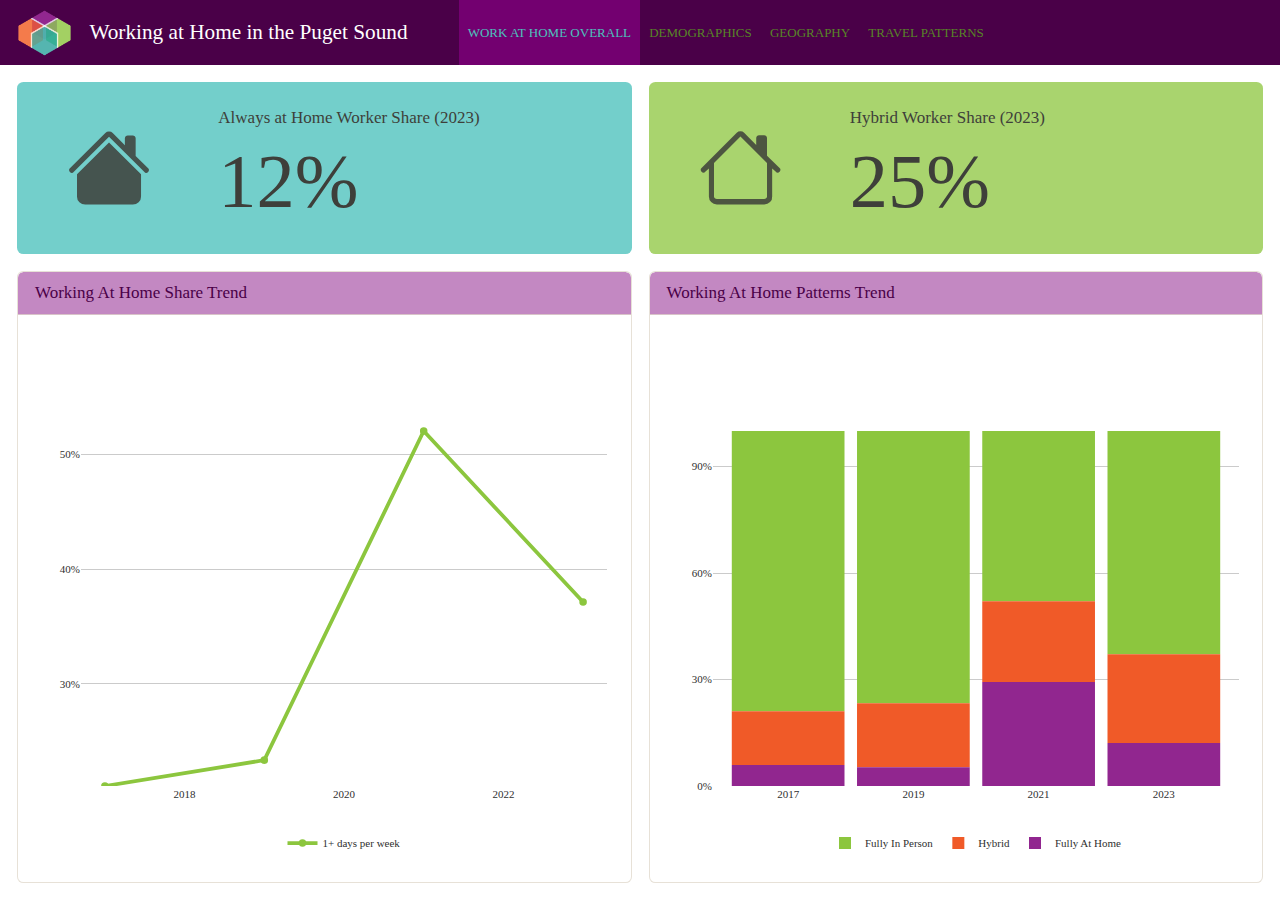
<file: index.html>
<!DOCTYPE html>
<html xmlns="http://www.w3.org/1999/xhtml" lang="en" xml:lang="en"><head>

<meta charset="utf-8">
<meta name="generator" content="quarto-1.5.56">

<meta name="viewport" content="width=device-width, initial-scale=1.0, user-scalable=yes">


<title>Working at Home in the Puget Sound</title>
<style>
code{white-space: pre-wrap;}
span.smallcaps{font-variant: small-caps;}
div.columns{display: flex; gap: min(4vw, 1.5em);}
div.column{flex: auto; overflow-x: auto;}
div.hanging-indent{margin-left: 1.5em; text-indent: -1.5em;}
ul.task-list{list-style: none;}
ul.task-list li input[type="checkbox"] {
  width: 0.8em;
  margin: 0 0.8em 0.2em -1em; /* quarto-specific, see https://github.com/quarto-dev/quarto-cli/issues/4556 */ 
  vertical-align: middle;
}
</style>


<script src="work-at-home-dashboard_files/libs/clipboard/clipboard.min.js"></script>
<script src="work-at-home-dashboard_files/libs/quarto-html/quarto.js"></script>
<script src="work-at-home-dashboard_files/libs/quarto-html/popper.min.js"></script>
<script src="work-at-home-dashboard_files/libs/quarto-html/tippy.umd.min.js"></script>
<script src="work-at-home-dashboard_files/libs/quarto-html/anchor.min.js"></script>
<link href="work-at-home-dashboard_files/libs/quarto-html/tippy.css" rel="stylesheet">
<link href="work-at-home-dashboard_files/libs/quarto-html/quarto-syntax-highlighting.css" rel="stylesheet" id="quarto-text-highlighting-styles">
<script src="work-at-home-dashboard_files/libs/bootstrap/bootstrap.min.js"></script>
<link href="work-at-home-dashboard_files/libs/bootstrap/bootstrap-icons.css" rel="stylesheet">
<link href="work-at-home-dashboard_files/libs/bootstrap/bootstrap.min.css" rel="stylesheet" id="quarto-bootstrap" data-mode="light">
<script src="work-at-home-dashboard_files/libs/quarto-dashboard/quarto-dashboard.js"></script>
<script src="work-at-home-dashboard_files/libs/quarto-dashboard/stickythead.js"></script>
<script src="work-at-home-dashboard_files/libs/quarto-dashboard/datatables.min.js" kdttablesentinel="true"></script>
<script src="work-at-home-dashboard_files/libs/quarto-dashboard/pdfmake.min.js" kdttablesentinel="true"></script>
<script src="work-at-home-dashboard_files/libs/quarto-dashboard/vfs_fonts.js" kdttablesentinel="true"></script>
<script src="work-at-home-dashboard_files/libs/quarto-dashboard/web-components.js" type="module"></script>
<script src="work-at-home-dashboard_files/libs/quarto-dashboard/components.js"></script>
<link href="work-at-home-dashboard_files/libs/quarto-dashboard/datatables.min.css" rel="stylesheet" kdttablesentinel="true">
<link href="work-at-home-dashboard_files/libs/htmltools-fill-0.5.8.1/fill.css" rel="stylesheet">

<script src="work-at-home-dashboard_files/libs/htmlwidgets-1.6.4/htmlwidgets.js"></script>

<script src="work-at-home-dashboard_files/libs/plotly-binding-4.10.4/plotly.js"></script>

<script src="work-at-home-dashboard_files/libs/typedarray-0.1/typedarray.min.js"></script>

<script src="work-at-home-dashboard_files/libs/jquery-3.5.1/jquery.min.js"></script>

<link href="work-at-home-dashboard_files/libs/crosstalk-1.2.1/css/crosstalk.min.css" rel="stylesheet">

<script src="work-at-home-dashboard_files/libs/crosstalk-1.2.1/js/crosstalk.min.js"></script>

<link href="work-at-home-dashboard_files/libs/plotly-htmlwidgets-css-2.11.1/plotly-htmlwidgets.css" rel="stylesheet">

<script src="work-at-home-dashboard_files/libs/plotly-main-2.11.1/plotly-latest.min.js"></script>



</head>

<body class="quarto-dashboard dashboard-fill fullcontent">

<header id="quarto-dashboard-header">
<nav class="navbar navbar-expand-md slim" data-bs-theme="dark">
  <div class="navbar-container container-fluid">
    <button class="navbar-toggler" type="button" data-bs-toggle="collapse" data-bs-target="#dashboard-collapse" aria-controls="dashboard-collapse" aria-expanded="false" aria-label="Toggle navigation">
      <span class="navbar-toggler-icon"></span>
    </button>    


    <div class="navbar-brand-container">       
    <a href="#"><img src="images/RegionalGem2016.png" alt="Puget Sound Regional Council Lego with 4 boxes representing the counties" class="navbar-logo d-inline-block"></a>
      <div class="navbar-title">
        <div class="navbar-title-text"><a href="#">Working at Home in the Puget Sound</a></div>
        
        
      </div>
    </div>
<div id="dashboard-collapse" class="navbar-collapse collapse"><ul class="navbar-nav navbar-nav-scroll me-auto" role="tablist"><li class="nav-item" role="presentation"><a id="tab-work-at-home-overall" class="nav-link active" data-bs-toggle="tab" role="tab" data-bs-target="#work-at-home-overall" data-scrolling="false" href="#work-at-home-overall" aria-controls="work-at-home-overall" aria-selected="true"><span class="nav-link-text">Work at Home Overall</span></a></li><li class="nav-item" role="presentation"><a id="tab-demographics" class="nav-link" data-bs-toggle="tab" role="tab" data-bs-target="#demographics" data-scrolling="false" href="#demographics" aria-controls="demographics" aria-selected="false"><span class="nav-link-text">Demographics</span></a></li><li class="nav-item" role="presentation"><a id="tab-geography" class="nav-link" data-bs-toggle="tab" role="tab" data-bs-target="#geography" data-scrolling="false" href="#geography" aria-controls="geography" aria-selected="false"><span class="nav-link-text">Geography</span></a></li><li class="nav-item" role="presentation"><a id="tab-travel-patterns" class="nav-link" data-bs-toggle="tab" role="tab" data-bs-target="#travel-patterns" data-scrolling="false" href="#travel-patterns" aria-controls="travel-patterns" aria-selected="false"><span class="nav-link-text">Travel Patterns</span></a></li></ul></div></div>
</nav>
</header>
<div class="page-layout-custom quarto-dashboard-content bslib-gap-spacing html-fill-container bslib-page-fill quarto-dashboard-pages">  

<div class="bslib-grid-item html-fill-item tab-content bslib-grid" data-layout="fill" style="display: grid; grid-template-columns: minmax(3em, 1fr);
grid-auto-rows: minmax(0, 1fr);">
<div id="work-at-home-overall" class="dashboard-page tab-pane show active html-fill-item html-fill-container" data-orientation="columns" aria-labelledby="tab-work-at-home-overall">
<div class="html-fill-item html-fill-container bslib-grid" style="display: grid; grid-template-columns: minmax(3em, 1fr) minmax(3em, 1fr);
grid-auto-rows: minmax(0, 1fr);">
<div class="html-fill-item html-fill-container bslib-grid" style="display: grid; grid-template-rows: minmax(3em, max-content) minmax(3em, 1fr); grid-auto-columns: minmax(0, 1fr);">
<div class="html-fill-item html-fill-container bslib-grid" style="display: grid; grid-template-columns: minmax(3em, 1fr);
grid-auto-rows: minmax(0, 1fr);">
<div class="card valuebox html-fill-item html-fill-container bslib-card bslib-value-box showcase-left-center" data-bslib-card-init="" data-require-bs-caller="card()" style=" background: #73CFCB;">
<div class="card-body html-fill-item html-fill-container">
<div class="html-fill-item html-fill-container value-box-grid">
<div class="value-box-showcase html-fill-item html-fill-container">

<i class="bi bi-house-fill"></i></div>
<div class="value-box-area">
<p class="value-box-title">
Always at Home Worker Share (2023)
</p>
<p class="value-box-value">
12%
</p>
</div>
</div>
</div>
<script data-bslib-card-init="">bslib.Card.initializeAllCards();</script></div>
</div>
<div class="html-fill-item html-fill-container bslib-grid" style="display: grid; grid-template-columns: minmax(3em, 1fr);
grid-auto-rows: minmax(0, 1fr);">
<div class="card cell html-fill-item html-fill-container bslib-card" data-title="Working At Home Share Trend" data-bslib-card-init="" data-require-bs-caller="card()" data-full-screen="false">
<div class="card-header"><div class="card-title">Working At Home Share Trend</div></div>
<div class="card-body html-fill-item html-fill-container">
<div class="cell-output-display html-fill-item html-fill-container">
<div class="plotly html-widget html-fill-item html-fill-container" id="htmlwidget-d78c8569906bee3586b8" style="width:100%;height:406px;"></div>
<script type="application/json" data-for="htmlwidget-d78c8569906bee3586b8">{"x":{"data":[{"x":[2017,2019,2021,2023],"y":[0.21084462264054901,0.23340185747952299,0.52052382855171297,0.37134306740661499],"text":["1+ days per week: 21%","1+ days per week: 23%","1+ days per week: 52%","1+ days per week: 37%"],"type":"scatter","mode":"lines+markers","line":{"width":3.7795275590551185,"color":"rgba(140,198,62,1)","dash":"solid"},"hoveron":"points","name":"1+ days per week","legendgroup":"1+ days per week","showlegend":true,"xaxis":"x","yaxis":"y","hoverinfo":"text","marker":{"autocolorscale":false,"color":"rgba(140,198,62,1)","opacity":1,"size":5.6692913385826778,"symbol":"circle","line":{"width":1.8897637795275593,"color":"rgba(140,198,62,1)"}},"frame":null,"hoverlabel":{"font":{"family":"Poppins","size":11,"color":"white"}}}],"layout":{"margin":{"t":27.68949771689498,"r":7.3059360730593621,"b":29.954337899543386,"l":32.876712328767127},"paper_bgcolor":"rgba(255,255,255,1)","font":{"color":"rgba(0,0,0,1)","family":"","size":14.611872146118724},"xaxis":{"domain":[0,1],"automargin":true,"type":"linear","autorange":false,"range":[2016.7,2023.3],"tickmode":"array","ticktext":["2018","2020","2022"],"tickvals":[2018,2020,2022],"categoryorder":"array","categoryarray":["2018","2020","2022"],"nticks":null,"ticks":"","tickcolor":null,"ticklen":3.6529680365296811,"tickwidth":0,"showticklabels":true,"tickfont":{"color":"#2f3030","family":"Poppins","size":11},"tickangle":-0,"showline":false,"linecolor":null,"linewidth":0,"showgrid":false,"gridcolor":null,"gridwidth":0,"zeroline":false,"anchor":"y","title":{"text":"","font":{"color":null,"family":null,"size":0}},"hoverformat":".2f"},"yaxis":{"domain":[0,1],"automargin":true,"type":"linear","autorange":false,"range":[0.21084462264054901,0.58245966973394581],"tickmode":"array","ticktext":["30%","40%","50%"],"tickvals":[0.30000000000000004,0.40000000000000002,0.5],"categoryorder":"array","categoryarray":["30%","40%","50%"],"nticks":null,"ticks":"","tickcolor":null,"ticklen":3.6529680365296811,"tickwidth":0,"showticklabels":true,"tickfont":{"color":"#2f3030","family":"Poppins","size":11},"tickangle":-0,"showline":false,"linecolor":null,"linewidth":0,"showgrid":true,"gridcolor":"rgba(203,203,203,1)","gridwidth":0.66417600664176002,"zeroline":false,"anchor":"x","title":{"text":"","font":{"color":null,"family":null,"size":0}},"hoverformat":".2f"},"shapes":[{"type":"rect","fillcolor":null,"line":{"color":null,"width":0,"linetype":[]},"yref":"paper","xref":"paper","x0":0,"x1":1,"y0":0,"y1":1}],"showlegend":true,"legend":{"bgcolor":null,"bordercolor":null,"borderwidth":0,"font":{"color":"#2f3030","family":"Poppins","size":11},"title":"","orientation":"h","xanchor":"center","xref":"container","x":0.5,"y":-0.10000000000000001,"pad":{"b":50,"t":50}},"hovermode":"x","barmode":"relative","title":{"text":""}},"config":{"doubleClick":"reset","modeBarButtonsToAdd":["hoverclosest","hovercompare"],"showSendToCloud":false},"source":"A","attrs":{"a09c50c165c":{"x":{},"y":{},"text":{},"colour":{},"type":"scatter"},"a09c5dc32a56":{"x":{},"y":{},"text":{},"colour":{}}},"cur_data":"a09c50c165c","visdat":{"a09c50c165c":["function (y) ","x"],"a09c5dc32a56":["function (y) ","x"]},"highlight":{"on":"plotly_click","persistent":false,"dynamic":false,"selectize":false,"opacityDim":0.20000000000000001,"selected":{"opacity":1},"debounce":0},"shinyEvents":["plotly_hover","plotly_click","plotly_selected","plotly_relayout","plotly_brushed","plotly_brushing","plotly_clickannotation","plotly_doubleclick","plotly_deselect","plotly_afterplot","plotly_sunburstclick"],"base_url":"https://plot.ly"},"evals":[],"jsHooks":[]}</script>
</div>
</div>
<bslib-tooltip placement="auto" bsoptions="[]" data-require-bs-version="5" data-require-bs-caller="tooltip()">
    <template>Expand</template>
    <span class="bslib-full-screen-enter badge rounded-pill">
        <svg xmlns="http://www.w3.org/2000/svg" viewbox="0 0 24 24" style="height:1em;width:1em;" aria-hidden="true" role="img"><path d="M20 5C20 4.4 19.6 4 19 4H13C12.4 4 12 3.6 12 3C12 2.4 12.4 2 13 2H21C21.6 2 22 2.4 22 3V11C22 11.6 21.6 12 21 12C20.4 12 20 11.6 20 11V5ZM4 19C4 19.6 4.4 20 5 20H11C11.6 20 12 20.4 12 21C12 21.6 11.6 22 11 22H3C2.4 22 2 21.6 2 21V13C2 12.4 2.4 12 3 12C3.6 12 4 12.4 4 13V19Z"></path></svg>
    </span>
</bslib-tooltip><script data-bslib-card-init="">bslib.Card.initializeAllCards();</script></div>
</div>
</div><div class="html-fill-item html-fill-container bslib-grid" style="display: grid; grid-template-rows: minmax(3em, max-content) minmax(3em, 1fr); grid-auto-columns: minmax(0, 1fr);">
<div class="html-fill-item html-fill-container bslib-grid" style="display: grid; grid-template-columns: minmax(3em, 1fr);
grid-auto-rows: minmax(0, 1fr);">
<div class="card valuebox html-fill-item html-fill-container bslib-card bslib-value-box showcase-left-center" data-bslib-card-init="" data-require-bs-caller="card()" style=" background: #A9D46E;">
<div class="card-body html-fill-item html-fill-container">
<div class="html-fill-item html-fill-container value-box-grid">
<div class="value-box-showcase html-fill-item html-fill-container">

<i class="bi bi-house"></i></div>
<div class="value-box-area">
<p class="value-box-title">
Hybrid Worker Share (2023)
</p>
<p class="value-box-value">
25%
</p>
</div>
</div>
</div>
<script data-bslib-card-init="">bslib.Card.initializeAllCards();</script></div>
</div>
<div class="html-fill-item html-fill-container bslib-grid" style="display: grid; grid-template-columns: minmax(3em, 1fr);
grid-auto-rows: minmax(0, 1fr);">
<div class="card cell html-fill-item html-fill-container bslib-card" data-title="Working At Home Patterns Trend" data-bslib-card-init="" data-require-bs-caller="card()" data-full-screen="false">
<div class="card-header"><div class="card-title">Working At Home Patterns Trend</div></div>
<div class="card-body html-fill-item html-fill-container">
<div class="cell-output-display html-fill-item html-fill-container">
<div class="plotly html-widget html-fill-item html-fill-container" id="htmlwidget-ca1bffb0441757c610b0" style="width:100%;height:406px;"></div>
<script type="application/json" data-for="htmlwidget-ca1bffb0441757c610b0">{"x":{"data":[{"orientation":"v","width":[0.89999999999999991,0.90000000000000013,0.90000000000000036,0.90000000000000036],"base":[0.2108446226405489,0.23340185747952261,0.52052382855171297,0.37134306740661499],"x":[1,2,3,4],"y":[0.78915537735945096,0.76659814252047698,0.47947617144828703,0.62865693259338484],"text":["Fully In Person: 79%","Fully In Person: 77%","Fully In Person: 48%","Fully In Person: 63%"],"type":"bar","textposition":"none","marker":{"autocolorscale":false,"color":"rgba(140,198,62,1)","line":{"width":1.8897637795275593,"color":"transparent"}},"name":"Fully In Person","legendgroup":"Fully In Person","showlegend":true,"xaxis":"x","yaxis":"y","hoverinfo":"text","frame":null,"hoverlabel":{"font":{"family":"Poppins","size":11,"color":"white"}}},{"orientation":"v","width":[0.89999999999999991,0.90000000000000013,0.90000000000000036,0.90000000000000036],"base":[0.059401443354775901,0.052730836808094601,0.293161176337566,0.12089119304986],"x":[1,2,3,4],"y":[0.151443179285773,0.18067102067142801,0.22736265221414698,0.25045187435675498],"text":["Hybrid: 15%","Hybrid: 18%","Hybrid: 23%","Hybrid: 25%"],"type":"bar","textposition":"none","marker":{"autocolorscale":false,"color":"rgba(240,90,40,1)","line":{"width":1.8897637795275593,"color":"transparent"}},"name":"Hybrid","legendgroup":"Hybrid","showlegend":true,"xaxis":"x","yaxis":"y","hoverinfo":"text","frame":null,"hoverlabel":{"font":{"family":"Poppins","size":11,"color":"white"}}},{"orientation":"v","width":[0.89999999999999991,0.90000000000000013,0.90000000000000036,0.90000000000000036],"base":[0,0,0,0],"x":[1,2,3,4],"y":[0.059401443354775901,0.052730836808094601,0.293161176337566,0.12089119304986],"text":["Fully At Home: 6%","Fully At Home: 5%","Fully At Home: 29%","Fully At Home: 12%"],"type":"bar","textposition":"none","marker":{"autocolorscale":false,"color":"rgba(145,38,143,1)","line":{"width":1.8897637795275593,"color":"transparent"}},"name":"Fully At Home","legendgroup":"Fully At Home","showlegend":true,"xaxis":"x","yaxis":"y","hoverinfo":"text","frame":null,"hoverlabel":{"font":{"family":"Poppins","size":11,"color":"white"}}}],"layout":{"margin":{"t":27.68949771689498,"r":7.3059360730593621,"b":27.297633872976345,"l":32.876712328767127},"paper_bgcolor":"rgba(255,255,255,1)","font":{"color":"rgba(0,0,0,1)","family":"","size":14.611872146118724},"xaxis":{"domain":[0,1],"automargin":true,"type":"linear","autorange":false,"range":[0.40000000000000002,4.5999999999999996],"tickmode":"array","ticktext":["2017","2019","2021","2023"],"tickvals":[1,2,3,4],"categoryorder":"array","categoryarray":["2017","2019","2021","2023"],"nticks":null,"ticks":"","tickcolor":null,"ticklen":3.6529680365296811,"tickwidth":0,"showticklabels":true,"tickfont":{"color":"#2f3030","family":"Poppins","size":11},"tickangle":-0,"showline":false,"linecolor":null,"linewidth":0,"showgrid":false,"gridcolor":null,"gridwidth":0,"zeroline":false,"anchor":"y","title":{"text":"","font":{"color":null,"family":null,"size":0}},"hoverformat":".2f"},"yaxis":{"domain":[0,1],"automargin":true,"type":"linear","autorange":false,"range":[0,1.2],"tickmode":"array","ticktext":["0%","30%","60%","90%"],"tickvals":[0,0.30000000000000004,0.60000000000000009,0.90000000000000013],"categoryorder":"array","categoryarray":["0%","30%","60%","90%"],"nticks":null,"ticks":"","tickcolor":null,"ticklen":3.6529680365296811,"tickwidth":0,"showticklabels":true,"tickfont":{"color":"#2f3030","family":"Poppins","size":11},"tickangle":-0,"showline":false,"linecolor":null,"linewidth":0,"showgrid":true,"gridcolor":"rgba(203,203,203,1)","gridwidth":0.66417600664176002,"zeroline":false,"anchor":"x","title":{"text":"","font":{"color":null,"family":null,"size":0}},"hoverformat":".2f"},"shapes":[{"type":"rect","fillcolor":null,"line":{"color":null,"width":0,"linetype":[]},"yref":"paper","xref":"paper","x0":0,"x1":1,"y0":0,"y1":1}],"showlegend":true,"legend":{"bgcolor":null,"bordercolor":null,"borderwidth":0,"font":{"color":"#2f3030","family":"Poppins","size":11},"title":"","orientation":"h","xanchor":"center","xref":"container","x":0.5,"y":-0.10000000000000001,"pad":{"b":50,"t":50}},"hovermode":"closest","barmode":"relative","title":{"text":""}},"config":{"doubleClick":"reset","modeBarButtonsToAdd":["hoverclosest","hovercompare"],"showSendToCloud":false},"source":"A","attrs":{"a09c6ddc643e":{"x":{},"y":{},"text":{},"fill":{},"type":"bar"}},"cur_data":"a09c6ddc643e","visdat":{"a09c6ddc643e":["function (y) ","x"]},"highlight":{"on":"plotly_click","persistent":false,"dynamic":false,"selectize":false,"opacityDim":0.20000000000000001,"selected":{"opacity":1},"debounce":0},"shinyEvents":["plotly_hover","plotly_click","plotly_selected","plotly_relayout","plotly_brushed","plotly_brushing","plotly_clickannotation","plotly_doubleclick","plotly_deselect","plotly_afterplot","plotly_sunburstclick"],"base_url":"https://plot.ly"},"evals":[],"jsHooks":[]}</script>
</div>
</div>
<bslib-tooltip placement="auto" bsoptions="[]" data-require-bs-version="5" data-require-bs-caller="tooltip()">
    <template>Expand</template>
    <span class="bslib-full-screen-enter badge rounded-pill">
        <svg xmlns="http://www.w3.org/2000/svg" viewbox="0 0 24 24" style="height:1em;width:1em;" aria-hidden="true" role="img"><path d="M20 5C20 4.4 19.6 4 19 4H13C12.4 4 12 3.6 12 3C12 2.4 12.4 2 13 2H21C21.6 2 22 2.4 22 3V11C22 11.6 21.6 12 21 12C20.4 12 20 11.6 20 11V5ZM4 19C4 19.6 4.4 20 5 20H11C11.6 20 12 20.4 12 21C12 21.6 11.6 22 11 22H3C2.4 22 2 21.6 2 21V13C2 12.4 2.4 12 3 12C3.6 12 4 12.4 4 13V19Z"></path></svg>
    </span>
</bslib-tooltip><script data-bslib-card-init="">bslib.Card.initializeAllCards();</script></div>
</div>
</div>
</div>
</div><div id="demographics" class="dashboard-page tab-pane grid-skip html-fill-item html-fill-container" data-orientation="columns" aria-labelledby="tab-demographics">

</div><div id="geography" class="dashboard-page tab-pane grid-skip html-fill-item html-fill-container" data-orientation="columns" aria-labelledby="tab-geography">

</div><div id="travel-patterns" class="dashboard-page tab-pane grid-skip html-fill-item html-fill-container" data-orientation="columns" aria-labelledby="tab-travel-patterns">
<div class="html-fill-item html-fill-container bslib-grid" style="display: grid; grid-template-columns: ;
grid-auto-rows: minmax(0, 1fr);">
<div id="3ade8a4a-fb1d-4a6c-8409-ac45482d5fc9" class="hidden html-fill-item html-fill-container">

</div>
</div>
</div>
</div>


<script id="quarto-html-after-body" type="application/javascript">
window.document.addEventListener("DOMContentLoaded", function (event) {
  const toggleBodyColorMode = (bsSheetEl) => {
    const mode = bsSheetEl.getAttribute("data-mode");
    const bodyEl = window.document.querySelector("body");
    if (mode === "dark") {
      bodyEl.classList.add("quarto-dark");
      bodyEl.classList.remove("quarto-light");
    } else {
      bodyEl.classList.add("quarto-light");
      bodyEl.classList.remove("quarto-dark");
    }
  }
  const toggleBodyColorPrimary = () => {
    const bsSheetEl = window.document.querySelector("link#quarto-bootstrap");
    if (bsSheetEl) {
      toggleBodyColorMode(bsSheetEl);
    }
  }
  toggleBodyColorPrimary();  
  const icon = "";
  const anchorJS = new window.AnchorJS();
  anchorJS.options = {
    placement: 'right',
    icon: icon
  };
  anchorJS.add('.anchored');
  const isCodeAnnotation = (el) => {
    for (const clz of el.classList) {
      if (clz.startsWith('code-annotation-')) {                     
        return true;
      }
    }
    return false;
  }
  const onCopySuccess = function(e) {
    // button target
    const button = e.trigger;
    // don't keep focus
    button.blur();
    // flash "checked"
    button.classList.add('code-copy-button-checked');
    var currentTitle = button.getAttribute("title");
    button.setAttribute("title", "Copied!");
    let tooltip;
    if (window.bootstrap) {
      button.setAttribute("data-bs-toggle", "tooltip");
      button.setAttribute("data-bs-placement", "left");
      button.setAttribute("data-bs-title", "Copied!");
      tooltip = new bootstrap.Tooltip(button, 
        { trigger: "manual", 
          customClass: "code-copy-button-tooltip",
          offset: [0, -8]});
      tooltip.show();    
    }
    setTimeout(function() {
      if (tooltip) {
        tooltip.hide();
        button.removeAttribute("data-bs-title");
        button.removeAttribute("data-bs-toggle");
        button.removeAttribute("data-bs-placement");
      }
      button.setAttribute("title", currentTitle);
      button.classList.remove('code-copy-button-checked');
    }, 1000);
    // clear code selection
    e.clearSelection();
  }
  const getTextToCopy = function(trigger) {
      const codeEl = trigger.previousElementSibling.cloneNode(true);
      for (const childEl of codeEl.children) {
        if (isCodeAnnotation(childEl)) {
          childEl.remove();
        }
      }
      return codeEl.innerText;
  }
  const clipboard = new window.ClipboardJS('.code-copy-button:not([data-in-quarto-modal])', {
    text: getTextToCopy
  });
  clipboard.on('success', onCopySuccess);
  if (window.document.getElementById('quarto-embedded-source-code-modal')) {
    // For code content inside modals, clipBoardJS needs to be initialized with a container option
    // TODO: Check when it could be a function (https://github.com/zenorocha/clipboard.js/issues/860)
    const clipboardModal = new window.ClipboardJS('.code-copy-button[data-in-quarto-modal]', {
      text: getTextToCopy,
      container: window.document.getElementById('quarto-embedded-source-code-modal')
    });
    clipboardModal.on('success', onCopySuccess);
  }
    var localhostRegex = new RegExp(/^(?:http|https):\/\/localhost\:?[0-9]*\//);
    var mailtoRegex = new RegExp(/^mailto:/);
      var filterRegex = new RegExp('/' + window.location.host + '/');
    var isInternal = (href) => {
        return filterRegex.test(href) || localhostRegex.test(href) || mailtoRegex.test(href);
    }
    // Inspect non-navigation links and adorn them if external
 	var links = window.document.querySelectorAll('a[href]:not(.nav-link):not(.navbar-brand):not(.toc-action):not(.sidebar-link):not(.sidebar-item-toggle):not(.pagination-link):not(.no-external):not([aria-hidden]):not(.dropdown-item):not(.quarto-navigation-tool):not(.about-link)');
    for (var i=0; i<links.length; i++) {
      const link = links[i];
      if (!isInternal(link.href)) {
        // undo the damage that might have been done by quarto-nav.js in the case of
        // links that we want to consider external
        if (link.dataset.originalHref !== undefined) {
          link.href = link.dataset.originalHref;
        }
      }
    }
  function tippyHover(el, contentFn, onTriggerFn, onUntriggerFn) {
    const config = {
      allowHTML: true,
      maxWidth: 500,
      delay: 100,
      arrow: false,
      appendTo: function(el) {
          return el.parentElement;
      },
      interactive: true,
      interactiveBorder: 10,
      theme: 'quarto',
      placement: 'bottom-start',
    };
    if (contentFn) {
      config.content = contentFn;
    }
    if (onTriggerFn) {
      config.onTrigger = onTriggerFn;
    }
    if (onUntriggerFn) {
      config.onUntrigger = onUntriggerFn;
    }
    window.tippy(el, config); 
  }
  const noterefs = window.document.querySelectorAll('a[role="doc-noteref"]');
  for (var i=0; i<noterefs.length; i++) {
    const ref = noterefs[i];
    tippyHover(ref, function() {
      // use id or data attribute instead here
      let href = ref.getAttribute('data-footnote-href') || ref.getAttribute('href');
      try { href = new URL(href).hash; } catch {}
      const id = href.replace(/^#\/?/, "");
      const note = window.document.getElementById(id);
      if (note) {
        return note.innerHTML;
      } else {
        return "";
      }
    });
  }
  const xrefs = window.document.querySelectorAll('a.quarto-xref');
  const processXRef = (id, note) => {
    // Strip column container classes
    const stripColumnClz = (el) => {
      el.classList.remove("page-full", "page-columns");
      if (el.children) {
        for (const child of el.children) {
          stripColumnClz(child);
        }
      }
    }
    stripColumnClz(note)
    if (id === null || id.startsWith('sec-')) {
      // Special case sections, only their first couple elements
      const container = document.createElement("div");
      if (note.children && note.children.length > 2) {
        container.appendChild(note.children[0].cloneNode(true));
        for (let i = 1; i < note.children.length; i++) {
          const child = note.children[i];
          if (child.tagName === "P" && child.innerText === "") {
            continue;
          } else {
            container.appendChild(child.cloneNode(true));
            break;
          }
        }
        if (window.Quarto?.typesetMath) {
          window.Quarto.typesetMath(container);
        }
        return container.innerHTML
      } else {
        if (window.Quarto?.typesetMath) {
          window.Quarto.typesetMath(note);
        }
        return note.innerHTML;
      }
    } else {
      // Remove any anchor links if they are present
      const anchorLink = note.querySelector('a.anchorjs-link');
      if (anchorLink) {
        anchorLink.remove();
      }
      if (window.Quarto?.typesetMath) {
        window.Quarto.typesetMath(note);
      }
      // TODO in 1.5, we should make sure this works without a callout special case
      if (note.classList.contains("callout")) {
        return note.outerHTML;
      } else {
        return note.innerHTML;
      }
    }
  }
  for (var i=0; i<xrefs.length; i++) {
    const xref = xrefs[i];
    tippyHover(xref, undefined, function(instance) {
      instance.disable();
      let url = xref.getAttribute('href');
      let hash = undefined; 
      if (url.startsWith('#')) {
        hash = url;
      } else {
        try { hash = new URL(url).hash; } catch {}
      }
      if (hash) {
        const id = hash.replace(/^#\/?/, "");
        const note = window.document.getElementById(id);
        if (note !== null) {
          try {
            const html = processXRef(id, note.cloneNode(true));
            instance.setContent(html);
          } finally {
            instance.enable();
            instance.show();
          }
        } else {
          // See if we can fetch this
          fetch(url.split('#')[0])
          .then(res => res.text())
          .then(html => {
            const parser = new DOMParser();
            const htmlDoc = parser.parseFromString(html, "text/html");
            const note = htmlDoc.getElementById(id);
            if (note !== null) {
              const html = processXRef(id, note);
              instance.setContent(html);
            } 
          }).finally(() => {
            instance.enable();
            instance.show();
          });
        }
      } else {
        // See if we can fetch a full url (with no hash to target)
        // This is a special case and we should probably do some content thinning / targeting
        fetch(url)
        .then(res => res.text())
        .then(html => {
          const parser = new DOMParser();
          const htmlDoc = parser.parseFromString(html, "text/html");
          const note = htmlDoc.querySelector('main.content');
          if (note !== null) {
            // This should only happen for chapter cross references
            // (since there is no id in the URL)
            // remove the first header
            if (note.children.length > 0 && note.children[0].tagName === "HEADER") {
              note.children[0].remove();
            }
            const html = processXRef(null, note);
            instance.setContent(html);
          } 
        }).finally(() => {
          instance.enable();
          instance.show();
        });
      }
    }, function(instance) {
    });
  }
      let selectedAnnoteEl;
      const selectorForAnnotation = ( cell, annotation) => {
        let cellAttr = 'data-code-cell="' + cell + '"';
        let lineAttr = 'data-code-annotation="' +  annotation + '"';
        const selector = 'span[' + cellAttr + '][' + lineAttr + ']';
        return selector;
      }
      const selectCodeLines = (annoteEl) => {
        const doc = window.document;
        const targetCell = annoteEl.getAttribute("data-target-cell");
        const targetAnnotation = annoteEl.getAttribute("data-target-annotation");
        const annoteSpan = window.document.querySelector(selectorForAnnotation(targetCell, targetAnnotation));
        const lines = annoteSpan.getAttribute("data-code-lines").split(",");
        const lineIds = lines.map((line) => {
          return targetCell + "-" + line;
        })
        let top = null;
        let height = null;
        let parent = null;
        if (lineIds.length > 0) {
            //compute the position of the single el (top and bottom and make a div)
            const el = window.document.getElementById(lineIds[0]);
            top = el.offsetTop;
            height = el.offsetHeight;
            parent = el.parentElement.parentElement;
          if (lineIds.length > 1) {
            const lastEl = window.document.getElementById(lineIds[lineIds.length - 1]);
            const bottom = lastEl.offsetTop + lastEl.offsetHeight;
            height = bottom - top;
          }
          if (top !== null && height !== null && parent !== null) {
            // cook up a div (if necessary) and position it 
            let div = window.document.getElementById("code-annotation-line-highlight");
            if (div === null) {
              div = window.document.createElement("div");
              div.setAttribute("id", "code-annotation-line-highlight");
              div.style.position = 'absolute';
              parent.appendChild(div);
            }
            div.style.top = top - 2 + "px";
            div.style.height = height + 4 + "px";
            div.style.left = 0;
            let gutterDiv = window.document.getElementById("code-annotation-line-highlight-gutter");
            if (gutterDiv === null) {
              gutterDiv = window.document.createElement("div");
              gutterDiv.setAttribute("id", "code-annotation-line-highlight-gutter");
              gutterDiv.style.position = 'absolute';
              const codeCell = window.document.getElementById(targetCell);
              const gutter = codeCell.querySelector('.code-annotation-gutter');
              gutter.appendChild(gutterDiv);
            }
            gutterDiv.style.top = top - 2 + "px";
            gutterDiv.style.height = height + 4 + "px";
          }
          selectedAnnoteEl = annoteEl;
        }
      };
      const unselectCodeLines = () => {
        const elementsIds = ["code-annotation-line-highlight", "code-annotation-line-highlight-gutter"];
        elementsIds.forEach((elId) => {
          const div = window.document.getElementById(elId);
          if (div) {
            div.remove();
          }
        });
        selectedAnnoteEl = undefined;
      };
        // Handle positioning of the toggle
    window.addEventListener(
      "resize",
      throttle(() => {
        elRect = undefined;
        if (selectedAnnoteEl) {
          selectCodeLines(selectedAnnoteEl);
        }
      }, 10)
    );
    function throttle(fn, ms) {
    let throttle = false;
    let timer;
      return (...args) => {
        if(!throttle) { // first call gets through
            fn.apply(this, args);
            throttle = true;
        } else { // all the others get throttled
            if(timer) clearTimeout(timer); // cancel #2
            timer = setTimeout(() => {
              fn.apply(this, args);
              timer = throttle = false;
            }, ms);
        }
      };
    }
      // Attach click handler to the DT
      const annoteDls = window.document.querySelectorAll('dt[data-target-cell]');
      for (const annoteDlNode of annoteDls) {
        annoteDlNode.addEventListener('click', (event) => {
          const clickedEl = event.target;
          if (clickedEl !== selectedAnnoteEl) {
            unselectCodeLines();
            const activeEl = window.document.querySelector('dt[data-target-cell].code-annotation-active');
            if (activeEl) {
              activeEl.classList.remove('code-annotation-active');
            }
            selectCodeLines(clickedEl);
            clickedEl.classList.add('code-annotation-active');
          } else {
            // Unselect the line
            unselectCodeLines();
            clickedEl.classList.remove('code-annotation-active');
          }
        });
      }
  const findCites = (el) => {
    const parentEl = el.parentElement;
    if (parentEl) {
      const cites = parentEl.dataset.cites;
      if (cites) {
        return {
          el,
          cites: cites.split(' ')
        };
      } else {
        return findCites(el.parentElement)
      }
    } else {
      return undefined;
    }
  };
  var bibliorefs = window.document.querySelectorAll('a[role="doc-biblioref"]');
  for (var i=0; i<bibliorefs.length; i++) {
    const ref = bibliorefs[i];
    const citeInfo = findCites(ref);
    if (citeInfo) {
      tippyHover(citeInfo.el, function() {
        var popup = window.document.createElement('div');
        citeInfo.cites.forEach(function(cite) {
          var citeDiv = window.document.createElement('div');
          citeDiv.classList.add('hanging-indent');
          citeDiv.classList.add('csl-entry');
          var biblioDiv = window.document.getElementById('ref-' + cite);
          if (biblioDiv) {
            citeDiv.innerHTML = biblioDiv.innerHTML;
          }
          popup.appendChild(citeDiv);
        });
        return popup.innerHTML;
      });
    }
  }
});
</script>
</div> <!-- /container fluid -->

<script type="application/javascript">
window.document.addEventListener("DOMContentLoaded", function (_event) {
  if (window.bslib.Card) {
    window.bslib.Card.initializeAllCards();
  }
}); 
</script>
  



</body></html>
</file>
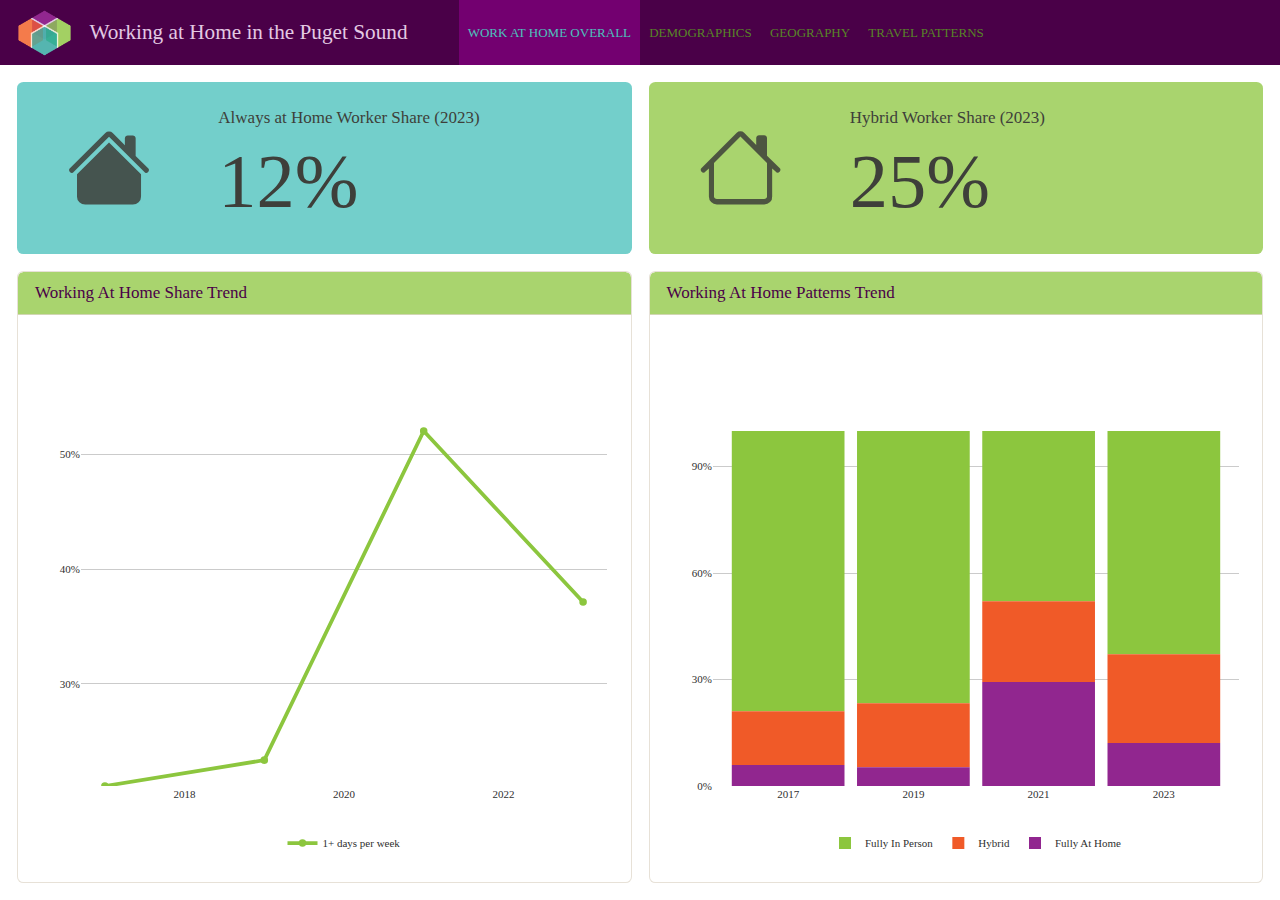
<file: docs/index.html>
<!DOCTYPE html>
<html xmlns="http://www.w3.org/1999/xhtml" lang="en" xml:lang="en"><head>

<meta charset="utf-8">
<meta name="generator" content="quarto-1.5.56">

<meta name="viewport" content="width=device-width, initial-scale=1.0, user-scalable=yes">


<title>Working at Home in the Puget Sound</title>
<style>
code{white-space: pre-wrap;}
span.smallcaps{font-variant: small-caps;}
div.columns{display: flex; gap: min(4vw, 1.5em);}
div.column{flex: auto; overflow-x: auto;}
div.hanging-indent{margin-left: 1.5em; text-indent: -1.5em;}
ul.task-list{list-style: none;}
ul.task-list li input[type="checkbox"] {
  width: 0.8em;
  margin: 0 0.8em 0.2em -1em; /* quarto-specific, see https://github.com/quarto-dev/quarto-cli/issues/4556 */ 
  vertical-align: middle;
}
</style>


<script src="work-at-home-dashboard_files/libs/clipboard/clipboard.min.js"></script>
<script src="work-at-home-dashboard_files/libs/quarto-html/quarto.js"></script>
<script src="work-at-home-dashboard_files/libs/quarto-html/popper.min.js"></script>
<script src="work-at-home-dashboard_files/libs/quarto-html/tippy.umd.min.js"></script>
<script src="work-at-home-dashboard_files/libs/quarto-html/anchor.min.js"></script>
<link href="work-at-home-dashboard_files/libs/quarto-html/tippy.css" rel="stylesheet">
<link href="work-at-home-dashboard_files/libs/quarto-html/quarto-syntax-highlighting.css" rel="stylesheet" id="quarto-text-highlighting-styles">
<script src="work-at-home-dashboard_files/libs/bootstrap/bootstrap.min.js"></script>
<link href="work-at-home-dashboard_files/libs/bootstrap/bootstrap-icons.css" rel="stylesheet">
<link href="work-at-home-dashboard_files/libs/bootstrap/bootstrap.min.css" rel="stylesheet" id="quarto-bootstrap" data-mode="light">
<script src="work-at-home-dashboard_files/libs/quarto-dashboard/quarto-dashboard.js"></script>
<script src="work-at-home-dashboard_files/libs/quarto-dashboard/stickythead.js"></script>
<script src="work-at-home-dashboard_files/libs/quarto-dashboard/datatables.min.js" kdttablesentinel="true"></script>
<script src="work-at-home-dashboard_files/libs/quarto-dashboard/pdfmake.min.js" kdttablesentinel="true"></script>
<script src="work-at-home-dashboard_files/libs/quarto-dashboard/vfs_fonts.js" kdttablesentinel="true"></script>
<script src="work-at-home-dashboard_files/libs/quarto-dashboard/web-components.js" type="module"></script>
<script src="work-at-home-dashboard_files/libs/quarto-dashboard/components.js"></script>
<link href="work-at-home-dashboard_files/libs/quarto-dashboard/datatables.min.css" rel="stylesheet" kdttablesentinel="true">
<link href="work-at-home-dashboard_files/libs/htmltools-fill-0.5.8.1/fill.css" rel="stylesheet">

<script src="work-at-home-dashboard_files/libs/htmlwidgets-1.6.4/htmlwidgets.js"></script>

<script src="work-at-home-dashboard_files/libs/plotly-binding-4.10.4/plotly.js"></script>

<script src="work-at-home-dashboard_files/libs/typedarray-0.1/typedarray.min.js"></script>

<script src="work-at-home-dashboard_files/libs/jquery-3.5.1/jquery.min.js"></script>

<link href="work-at-home-dashboard_files/libs/crosstalk-1.2.1/css/crosstalk.min.css" rel="stylesheet">

<script src="work-at-home-dashboard_files/libs/crosstalk-1.2.1/js/crosstalk.min.js"></script>

<link href="work-at-home-dashboard_files/libs/plotly-htmlwidgets-css-2.11.1/plotly-htmlwidgets.css" rel="stylesheet">

<script src="work-at-home-dashboard_files/libs/plotly-main-2.11.1/plotly-latest.min.js"></script>



</head>

<body class="quarto-dashboard dashboard-fill fullcontent">

<header id="quarto-dashboard-header">
<nav class="navbar navbar-expand-md slim" data-bs-theme="dark">
  <div class="navbar-container container-fluid">
    <button class="navbar-toggler" type="button" data-bs-toggle="collapse" data-bs-target="#dashboard-collapse" aria-controls="dashboard-collapse" aria-expanded="false" aria-label="Toggle navigation">
      <span class="navbar-toggler-icon"></span>
    </button>    


    <div class="navbar-brand-container">       
    <a href="#"><img src="images/RegionalGem2016.png" alt="Puget Sound Regional Council Lego with 4 boxes representing the counties" class="navbar-logo d-inline-block"></a>
      <div class="navbar-title">
        <div class="navbar-title-text"><a href="#">Working at Home in the Puget Sound</a></div>
        
        
      </div>
    </div>
<div id="dashboard-collapse" class="navbar-collapse collapse"><ul class="navbar-nav navbar-nav-scroll me-auto" role="tablist"><li class="nav-item" role="presentation"><a id="tab-work-at-home-overall" class="nav-link active" data-bs-toggle="tab" role="tab" data-bs-target="#work-at-home-overall" data-scrolling="false" href="#work-at-home-overall" aria-controls="work-at-home-overall" aria-selected="true"><span class="nav-link-text">Work at Home Overall</span></a></li><li class="nav-item" role="presentation"><a id="tab-demographics" class="nav-link" data-bs-toggle="tab" role="tab" data-bs-target="#demographics" data-scrolling="false" href="#demographics" aria-controls="demographics" aria-selected="false"><span class="nav-link-text">Demographics</span></a></li><li class="nav-item" role="presentation"><a id="tab-geography" class="nav-link" data-bs-toggle="tab" role="tab" data-bs-target="#geography" data-scrolling="false" href="#geography" aria-controls="geography" aria-selected="false"><span class="nav-link-text">Geography</span></a></li><li class="nav-item" role="presentation"><a id="tab-travel-patterns" class="nav-link" data-bs-toggle="tab" role="tab" data-bs-target="#travel-patterns" data-scrolling="false" href="#travel-patterns" aria-controls="travel-patterns" aria-selected="false"><span class="nav-link-text">Travel Patterns</span></a></li></ul></div></div>
</nav>
</header>
<div class="page-layout-custom quarto-dashboard-content bslib-gap-spacing html-fill-container bslib-page-fill quarto-dashboard-pages">  

<div class="bslib-grid-item html-fill-item tab-content bslib-grid" data-layout="fill" style="display: grid; grid-template-columns: minmax(3em, 1fr);
grid-auto-rows: minmax(0, 1fr);">
<div id="work-at-home-overall" class="dashboard-page tab-pane show active html-fill-item html-fill-container" data-orientation="columns" aria-labelledby="tab-work-at-home-overall">
<div class="html-fill-item html-fill-container bslib-grid" style="display: grid; grid-template-columns: minmax(3em, 1fr) minmax(3em, 1fr);
grid-auto-rows: minmax(0, 1fr);">
<div class="html-fill-item html-fill-container bslib-grid" style="display: grid; grid-template-rows: minmax(3em, max-content) minmax(3em, 1fr); grid-auto-columns: minmax(0, 1fr);">
<div class="html-fill-item html-fill-container bslib-grid" style="display: grid; grid-template-columns: minmax(3em, 1fr);
grid-auto-rows: minmax(0, 1fr);">
<div class="card valuebox html-fill-item html-fill-container bslib-card bslib-value-box showcase-left-center" data-bslib-card-init="" data-require-bs-caller="card()" style=" background: #73CFCB;">
<div class="card-body html-fill-item html-fill-container">
<div class="html-fill-item html-fill-container value-box-grid">
<div class="value-box-showcase html-fill-item html-fill-container">

<i class="bi bi-house-fill"></i></div>
<div class="value-box-area">
<p class="value-box-title">
Always at Home Worker Share (2023)
</p>
<p class="value-box-value">
12%
</p>
</div>
</div>
</div>
<script data-bslib-card-init="">bslib.Card.initializeAllCards();</script></div>
</div>
<div class="html-fill-item html-fill-container bslib-grid" style="display: grid; grid-template-columns: minmax(3em, 1fr);
grid-auto-rows: minmax(0, 1fr);">
<div class="card cell html-fill-item html-fill-container bslib-card" data-title="Working At Home Share Trend" data-bslib-card-init="" data-require-bs-caller="card()" data-full-screen="false">
<div class="card-header"><div class="card-title">Working At Home Share Trend</div></div>
<div class="card-body html-fill-item html-fill-container">
<div class="cell-output-display html-fill-item html-fill-container">
<div class="plotly html-widget html-fill-item html-fill-container" id="htmlwidget-bb9b48cf74db88411cbe" style="width:100%;height:406px;"></div>
<script type="application/json" data-for="htmlwidget-bb9b48cf74db88411cbe">{"x":{"data":[{"x":[2017,2019,2021,2023],"y":[0.21084462264054901,0.23340185747952299,0.52052382855171297,0.37134306740661499],"text":["1+ days per week: 21%","1+ days per week: 23%","1+ days per week: 52%","1+ days per week: 37%"],"type":"scatter","mode":"lines+markers","line":{"width":3.7795275590551185,"color":"rgba(140,198,62,1)","dash":"solid"},"hoveron":"points","name":"1+ days per week","legendgroup":"1+ days per week","showlegend":true,"xaxis":"x","yaxis":"y","hoverinfo":"text","marker":{"autocolorscale":false,"color":"rgba(140,198,62,1)","opacity":1,"size":5.6692913385826778,"symbol":"circle","line":{"width":1.8897637795275593,"color":"rgba(140,198,62,1)"}},"frame":null,"hoverlabel":{"font":{"family":"Poppins","size":11,"color":"white"}}}],"layout":{"margin":{"t":27.68949771689498,"r":7.3059360730593621,"b":29.954337899543386,"l":32.876712328767127},"paper_bgcolor":"rgba(255,255,255,1)","font":{"color":"rgba(0,0,0,1)","family":"","size":14.611872146118724},"xaxis":{"domain":[0,1],"automargin":true,"type":"linear","autorange":false,"range":[2016.7,2023.3],"tickmode":"array","ticktext":["2018","2020","2022"],"tickvals":[2018,2020,2022],"categoryorder":"array","categoryarray":["2018","2020","2022"],"nticks":null,"ticks":"","tickcolor":null,"ticklen":3.6529680365296811,"tickwidth":0,"showticklabels":true,"tickfont":{"color":"#2f3030","family":"Poppins","size":11},"tickangle":-0,"showline":false,"linecolor":null,"linewidth":0,"showgrid":false,"gridcolor":null,"gridwidth":0,"zeroline":false,"anchor":"y","title":{"text":"","font":{"color":null,"family":null,"size":0}},"hoverformat":".2f"},"yaxis":{"domain":[0,1],"automargin":true,"type":"linear","autorange":false,"range":[0.21084462264054901,0.58245966973394581],"tickmode":"array","ticktext":["30%","40%","50%"],"tickvals":[0.30000000000000004,0.40000000000000002,0.5],"categoryorder":"array","categoryarray":["30%","40%","50%"],"nticks":null,"ticks":"","tickcolor":null,"ticklen":3.6529680365296811,"tickwidth":0,"showticklabels":true,"tickfont":{"color":"#2f3030","family":"Poppins","size":11},"tickangle":-0,"showline":false,"linecolor":null,"linewidth":0,"showgrid":true,"gridcolor":"rgba(203,203,203,1)","gridwidth":0.66417600664176002,"zeroline":false,"anchor":"x","title":{"text":"","font":{"color":null,"family":null,"size":0}},"hoverformat":".2f"},"shapes":[{"type":"rect","fillcolor":null,"line":{"color":null,"width":0,"linetype":[]},"yref":"paper","xref":"paper","x0":0,"x1":1,"y0":0,"y1":1}],"showlegend":true,"legend":{"bgcolor":null,"bordercolor":null,"borderwidth":0,"font":{"color":"#2f3030","family":"Poppins","size":11},"title":"","orientation":"h","xanchor":"center","xref":"container","x":0.5,"y":-0.10000000000000001,"pad":{"b":50,"t":50}},"hovermode":"x","barmode":"relative","title":{"text":""}},"config":{"doubleClick":"reset","modeBarButtonsToAdd":["hoverclosest","hovercompare"],"showSendToCloud":false},"source":"A","attrs":{"56102387bd0":{"x":{},"y":{},"text":{},"colour":{},"type":"scatter"},"56103967d4":{"x":{},"y":{},"text":{},"colour":{}}},"cur_data":"56102387bd0","visdat":{"56102387bd0":["function (y) ","x"],"56103967d4":["function (y) ","x"]},"highlight":{"on":"plotly_click","persistent":false,"dynamic":false,"selectize":false,"opacityDim":0.20000000000000001,"selected":{"opacity":1},"debounce":0},"shinyEvents":["plotly_hover","plotly_click","plotly_selected","plotly_relayout","plotly_brushed","plotly_brushing","plotly_clickannotation","plotly_doubleclick","plotly_deselect","plotly_afterplot","plotly_sunburstclick"],"base_url":"https://plot.ly"},"evals":[],"jsHooks":[]}</script>
</div>
</div>
<bslib-tooltip placement="auto" bsoptions="[]" data-require-bs-version="5" data-require-bs-caller="tooltip()">
    <template>Expand</template>
    <span class="bslib-full-screen-enter badge rounded-pill">
        <svg xmlns="http://www.w3.org/2000/svg" viewbox="0 0 24 24" style="height:1em;width:1em;" aria-hidden="true" role="img"><path d="M20 5C20 4.4 19.6 4 19 4H13C12.4 4 12 3.6 12 3C12 2.4 12.4 2 13 2H21C21.6 2 22 2.4 22 3V11C22 11.6 21.6 12 21 12C20.4 12 20 11.6 20 11V5ZM4 19C4 19.6 4.4 20 5 20H11C11.6 20 12 20.4 12 21C12 21.6 11.6 22 11 22H3C2.4 22 2 21.6 2 21V13C2 12.4 2.4 12 3 12C3.6 12 4 12.4 4 13V19Z"></path></svg>
    </span>
</bslib-tooltip><script data-bslib-card-init="">bslib.Card.initializeAllCards();</script></div>
</div>
</div><div class="html-fill-item html-fill-container bslib-grid" style="display: grid; grid-template-rows: minmax(3em, max-content) minmax(3em, 1fr); grid-auto-columns: minmax(0, 1fr);">
<div class="html-fill-item html-fill-container bslib-grid" style="display: grid; grid-template-columns: minmax(3em, 1fr);
grid-auto-rows: minmax(0, 1fr);">
<div class="card valuebox html-fill-item html-fill-container bslib-card bslib-value-box showcase-left-center" data-bslib-card-init="" data-require-bs-caller="card()" style=" background: #A9D46E;">
<div class="card-body html-fill-item html-fill-container">
<div class="html-fill-item html-fill-container value-box-grid">
<div class="value-box-showcase html-fill-item html-fill-container">

<i class="bi bi-house"></i></div>
<div class="value-box-area">
<p class="value-box-title">
Hybrid Worker Share (2023)
</p>
<p class="value-box-value">
25%
</p>
</div>
</div>
</div>
<script data-bslib-card-init="">bslib.Card.initializeAllCards();</script></div>
</div>
<div class="html-fill-item html-fill-container bslib-grid" style="display: grid; grid-template-columns: minmax(3em, 1fr);
grid-auto-rows: minmax(0, 1fr);">
<div class="card cell html-fill-item html-fill-container bslib-card" data-title="Working At Home Patterns Trend" data-bslib-card-init="" data-require-bs-caller="card()" data-full-screen="false">
<div class="card-header"><div class="card-title">Working At Home Patterns Trend</div></div>
<div class="card-body html-fill-item html-fill-container">
<div class="cell-output-display html-fill-item html-fill-container">
<div class="plotly html-widget html-fill-item html-fill-container" id="htmlwidget-29c5aac4bd3dffea19ad" style="width:100%;height:406px;"></div>
<script type="application/json" data-for="htmlwidget-29c5aac4bd3dffea19ad">{"x":{"data":[{"orientation":"v","width":[0.89999999999999991,0.90000000000000013,0.90000000000000036,0.90000000000000036],"base":[0.2108446226405489,0.23340185747952261,0.52052382855171297,0.37134306740661499],"x":[1,2,3,4],"y":[0.78915537735945096,0.76659814252047698,0.47947617144828703,0.62865693259338484],"text":["Fully In Person: 79%","Fully In Person: 77%","Fully In Person: 48%","Fully In Person: 63%"],"type":"bar","textposition":"none","marker":{"autocolorscale":false,"color":"rgba(140,198,62,1)","line":{"width":1.8897637795275593,"color":"transparent"}},"name":"Fully In Person","legendgroup":"Fully In Person","showlegend":true,"xaxis":"x","yaxis":"y","hoverinfo":"text","frame":null,"hoverlabel":{"font":{"family":"Poppins","size":11,"color":"white"}}},{"orientation":"v","width":[0.89999999999999991,0.90000000000000013,0.90000000000000036,0.90000000000000036],"base":[0.059401443354775901,0.052730836808094601,0.293161176337566,0.12089119304986],"x":[1,2,3,4],"y":[0.151443179285773,0.18067102067142801,0.22736265221414698,0.25045187435675498],"text":["Hybrid: 15%","Hybrid: 18%","Hybrid: 23%","Hybrid: 25%"],"type":"bar","textposition":"none","marker":{"autocolorscale":false,"color":"rgba(240,90,40,1)","line":{"width":1.8897637795275593,"color":"transparent"}},"name":"Hybrid","legendgroup":"Hybrid","showlegend":true,"xaxis":"x","yaxis":"y","hoverinfo":"text","frame":null,"hoverlabel":{"font":{"family":"Poppins","size":11,"color":"white"}}},{"orientation":"v","width":[0.89999999999999991,0.90000000000000013,0.90000000000000036,0.90000000000000036],"base":[0,0,0,0],"x":[1,2,3,4],"y":[0.059401443354775901,0.052730836808094601,0.293161176337566,0.12089119304986],"text":["Fully At Home: 6%","Fully At Home: 5%","Fully At Home: 29%","Fully At Home: 12%"],"type":"bar","textposition":"none","marker":{"autocolorscale":false,"color":"rgba(145,38,143,1)","line":{"width":1.8897637795275593,"color":"transparent"}},"name":"Fully At Home","legendgroup":"Fully At Home","showlegend":true,"xaxis":"x","yaxis":"y","hoverinfo":"text","frame":null,"hoverlabel":{"font":{"family":"Poppins","size":11,"color":"white"}}}],"layout":{"margin":{"t":27.68949771689498,"r":7.3059360730593621,"b":27.297633872976345,"l":32.876712328767127},"paper_bgcolor":"rgba(255,255,255,1)","font":{"color":"rgba(0,0,0,1)","family":"","size":14.611872146118724},"xaxis":{"domain":[0,1],"automargin":true,"type":"linear","autorange":false,"range":[0.40000000000000002,4.5999999999999996],"tickmode":"array","ticktext":["2017","2019","2021","2023"],"tickvals":[1,2,3,4],"categoryorder":"array","categoryarray":["2017","2019","2021","2023"],"nticks":null,"ticks":"","tickcolor":null,"ticklen":3.6529680365296811,"tickwidth":0,"showticklabels":true,"tickfont":{"color":"#2f3030","family":"Poppins","size":11},"tickangle":-0,"showline":false,"linecolor":null,"linewidth":0,"showgrid":false,"gridcolor":null,"gridwidth":0,"zeroline":false,"anchor":"y","title":{"text":"","font":{"color":null,"family":null,"size":0}},"hoverformat":".2f"},"yaxis":{"domain":[0,1],"automargin":true,"type":"linear","autorange":false,"range":[0,1.2],"tickmode":"array","ticktext":["0%","30%","60%","90%"],"tickvals":[0,0.30000000000000004,0.60000000000000009,0.90000000000000013],"categoryorder":"array","categoryarray":["0%","30%","60%","90%"],"nticks":null,"ticks":"","tickcolor":null,"ticklen":3.6529680365296811,"tickwidth":0,"showticklabels":true,"tickfont":{"color":"#2f3030","family":"Poppins","size":11},"tickangle":-0,"showline":false,"linecolor":null,"linewidth":0,"showgrid":true,"gridcolor":"rgba(203,203,203,1)","gridwidth":0.66417600664176002,"zeroline":false,"anchor":"x","title":{"text":"","font":{"color":null,"family":null,"size":0}},"hoverformat":".2f"},"shapes":[{"type":"rect","fillcolor":null,"line":{"color":null,"width":0,"linetype":[]},"yref":"paper","xref":"paper","x0":0,"x1":1,"y0":0,"y1":1}],"showlegend":true,"legend":{"bgcolor":null,"bordercolor":null,"borderwidth":0,"font":{"color":"#2f3030","family":"Poppins","size":11},"title":"","orientation":"h","xanchor":"center","xref":"container","x":0.5,"y":-0.10000000000000001,"pad":{"b":50,"t":50}},"hovermode":"closest","barmode":"relative","title":{"text":""}},"config":{"doubleClick":"reset","modeBarButtonsToAdd":["hoverclosest","hovercompare"],"showSendToCloud":false},"source":"A","attrs":{"561073d35fb":{"x":{},"y":{},"text":{},"fill":{},"type":"bar"}},"cur_data":"561073d35fb","visdat":{"561073d35fb":["function (y) ","x"]},"highlight":{"on":"plotly_click","persistent":false,"dynamic":false,"selectize":false,"opacityDim":0.20000000000000001,"selected":{"opacity":1},"debounce":0},"shinyEvents":["plotly_hover","plotly_click","plotly_selected","plotly_relayout","plotly_brushed","plotly_brushing","plotly_clickannotation","plotly_doubleclick","plotly_deselect","plotly_afterplot","plotly_sunburstclick"],"base_url":"https://plot.ly"},"evals":[],"jsHooks":[]}</script>
</div>
</div>
<bslib-tooltip placement="auto" bsoptions="[]" data-require-bs-version="5" data-require-bs-caller="tooltip()">
    <template>Expand</template>
    <span class="bslib-full-screen-enter badge rounded-pill">
        <svg xmlns="http://www.w3.org/2000/svg" viewbox="0 0 24 24" style="height:1em;width:1em;" aria-hidden="true" role="img"><path d="M20 5C20 4.4 19.6 4 19 4H13C12.4 4 12 3.6 12 3C12 2.4 12.4 2 13 2H21C21.6 2 22 2.4 22 3V11C22 11.6 21.6 12 21 12C20.4 12 20 11.6 20 11V5ZM4 19C4 19.6 4.4 20 5 20H11C11.6 20 12 20.4 12 21C12 21.6 11.6 22 11 22H3C2.4 22 2 21.6 2 21V13C2 12.4 2.4 12 3 12C3.6 12 4 12.4 4 13V19Z"></path></svg>
    </span>
</bslib-tooltip><script data-bslib-card-init="">bslib.Card.initializeAllCards();</script></div>
</div>
</div>
</div>
</div><div id="demographics" class="dashboard-page tab-pane grid-skip html-fill-item html-fill-container" data-orientation="columns" aria-labelledby="tab-demographics">

</div><div id="geography" class="dashboard-page tab-pane grid-skip html-fill-item html-fill-container" data-orientation="columns" aria-labelledby="tab-geography">

</div><div id="travel-patterns" class="dashboard-page tab-pane grid-skip html-fill-item html-fill-container" data-orientation="columns" aria-labelledby="tab-travel-patterns">
<div class="html-fill-item html-fill-container bslib-grid" style="display: grid; grid-template-columns: ;
grid-auto-rows: minmax(0, 1fr);">
<div id="3ade8a4a-fb1d-4a6c-8409-ac45482d5fc9" class="hidden html-fill-item html-fill-container">

</div>
</div>
</div>
</div>


<script id="quarto-html-after-body" type="application/javascript">
window.document.addEventListener("DOMContentLoaded", function (event) {
  const toggleBodyColorMode = (bsSheetEl) => {
    const mode = bsSheetEl.getAttribute("data-mode");
    const bodyEl = window.document.querySelector("body");
    if (mode === "dark") {
      bodyEl.classList.add("quarto-dark");
      bodyEl.classList.remove("quarto-light");
    } else {
      bodyEl.classList.add("quarto-light");
      bodyEl.classList.remove("quarto-dark");
    }
  }
  const toggleBodyColorPrimary = () => {
    const bsSheetEl = window.document.querySelector("link#quarto-bootstrap");
    if (bsSheetEl) {
      toggleBodyColorMode(bsSheetEl);
    }
  }
  toggleBodyColorPrimary();  
  const icon = "";
  const anchorJS = new window.AnchorJS();
  anchorJS.options = {
    placement: 'right',
    icon: icon
  };
  anchorJS.add('.anchored');
  const isCodeAnnotation = (el) => {
    for (const clz of el.classList) {
      if (clz.startsWith('code-annotation-')) {                     
        return true;
      }
    }
    return false;
  }
  const onCopySuccess = function(e) {
    // button target
    const button = e.trigger;
    // don't keep focus
    button.blur();
    // flash "checked"
    button.classList.add('code-copy-button-checked');
    var currentTitle = button.getAttribute("title");
    button.setAttribute("title", "Copied!");
    let tooltip;
    if (window.bootstrap) {
      button.setAttribute("data-bs-toggle", "tooltip");
      button.setAttribute("data-bs-placement", "left");
      button.setAttribute("data-bs-title", "Copied!");
      tooltip = new bootstrap.Tooltip(button, 
        { trigger: "manual", 
          customClass: "code-copy-button-tooltip",
          offset: [0, -8]});
      tooltip.show();    
    }
    setTimeout(function() {
      if (tooltip) {
        tooltip.hide();
        button.removeAttribute("data-bs-title");
        button.removeAttribute("data-bs-toggle");
        button.removeAttribute("data-bs-placement");
      }
      button.setAttribute("title", currentTitle);
      button.classList.remove('code-copy-button-checked');
    }, 1000);
    // clear code selection
    e.clearSelection();
  }
  const getTextToCopy = function(trigger) {
      const codeEl = trigger.previousElementSibling.cloneNode(true);
      for (const childEl of codeEl.children) {
        if (isCodeAnnotation(childEl)) {
          childEl.remove();
        }
      }
      return codeEl.innerText;
  }
  const clipboard = new window.ClipboardJS('.code-copy-button:not([data-in-quarto-modal])', {
    text: getTextToCopy
  });
  clipboard.on('success', onCopySuccess);
  if (window.document.getElementById('quarto-embedded-source-code-modal')) {
    // For code content inside modals, clipBoardJS needs to be initialized with a container option
    // TODO: Check when it could be a function (https://github.com/zenorocha/clipboard.js/issues/860)
    const clipboardModal = new window.ClipboardJS('.code-copy-button[data-in-quarto-modal]', {
      text: getTextToCopy,
      container: window.document.getElementById('quarto-embedded-source-code-modal')
    });
    clipboardModal.on('success', onCopySuccess);
  }
    var localhostRegex = new RegExp(/^(?:http|https):\/\/localhost\:?[0-9]*\//);
    var mailtoRegex = new RegExp(/^mailto:/);
      var filterRegex = new RegExp('/' + window.location.host + '/');
    var isInternal = (href) => {
        return filterRegex.test(href) || localhostRegex.test(href) || mailtoRegex.test(href);
    }
    // Inspect non-navigation links and adorn them if external
 	var links = window.document.querySelectorAll('a[href]:not(.nav-link):not(.navbar-brand):not(.toc-action):not(.sidebar-link):not(.sidebar-item-toggle):not(.pagination-link):not(.no-external):not([aria-hidden]):not(.dropdown-item):not(.quarto-navigation-tool):not(.about-link)');
    for (var i=0; i<links.length; i++) {
      const link = links[i];
      if (!isInternal(link.href)) {
        // undo the damage that might have been done by quarto-nav.js in the case of
        // links that we want to consider external
        if (link.dataset.originalHref !== undefined) {
          link.href = link.dataset.originalHref;
        }
      }
    }
  function tippyHover(el, contentFn, onTriggerFn, onUntriggerFn) {
    const config = {
      allowHTML: true,
      maxWidth: 500,
      delay: 100,
      arrow: false,
      appendTo: function(el) {
          return el.parentElement;
      },
      interactive: true,
      interactiveBorder: 10,
      theme: 'quarto',
      placement: 'bottom-start',
    };
    if (contentFn) {
      config.content = contentFn;
    }
    if (onTriggerFn) {
      config.onTrigger = onTriggerFn;
    }
    if (onUntriggerFn) {
      config.onUntrigger = onUntriggerFn;
    }
    window.tippy(el, config); 
  }
  const noterefs = window.document.querySelectorAll('a[role="doc-noteref"]');
  for (var i=0; i<noterefs.length; i++) {
    const ref = noterefs[i];
    tippyHover(ref, function() {
      // use id or data attribute instead here
      let href = ref.getAttribute('data-footnote-href') || ref.getAttribute('href');
      try { href = new URL(href).hash; } catch {}
      const id = href.replace(/^#\/?/, "");
      const note = window.document.getElementById(id);
      if (note) {
        return note.innerHTML;
      } else {
        return "";
      }
    });
  }
  const xrefs = window.document.querySelectorAll('a.quarto-xref');
  const processXRef = (id, note) => {
    // Strip column container classes
    const stripColumnClz = (el) => {
      el.classList.remove("page-full", "page-columns");
      if (el.children) {
        for (const child of el.children) {
          stripColumnClz(child);
        }
      }
    }
    stripColumnClz(note)
    if (id === null || id.startsWith('sec-')) {
      // Special case sections, only their first couple elements
      const container = document.createElement("div");
      if (note.children && note.children.length > 2) {
        container.appendChild(note.children[0].cloneNode(true));
        for (let i = 1; i < note.children.length; i++) {
          const child = note.children[i];
          if (child.tagName === "P" && child.innerText === "") {
            continue;
          } else {
            container.appendChild(child.cloneNode(true));
            break;
          }
        }
        if (window.Quarto?.typesetMath) {
          window.Quarto.typesetMath(container);
        }
        return container.innerHTML
      } else {
        if (window.Quarto?.typesetMath) {
          window.Quarto.typesetMath(note);
        }
        return note.innerHTML;
      }
    } else {
      // Remove any anchor links if they are present
      const anchorLink = note.querySelector('a.anchorjs-link');
      if (anchorLink) {
        anchorLink.remove();
      }
      if (window.Quarto?.typesetMath) {
        window.Quarto.typesetMath(note);
      }
      // TODO in 1.5, we should make sure this works without a callout special case
      if (note.classList.contains("callout")) {
        return note.outerHTML;
      } else {
        return note.innerHTML;
      }
    }
  }
  for (var i=0; i<xrefs.length; i++) {
    const xref = xrefs[i];
    tippyHover(xref, undefined, function(instance) {
      instance.disable();
      let url = xref.getAttribute('href');
      let hash = undefined; 
      if (url.startsWith('#')) {
        hash = url;
      } else {
        try { hash = new URL(url).hash; } catch {}
      }
      if (hash) {
        const id = hash.replace(/^#\/?/, "");
        const note = window.document.getElementById(id);
        if (note !== null) {
          try {
            const html = processXRef(id, note.cloneNode(true));
            instance.setContent(html);
          } finally {
            instance.enable();
            instance.show();
          }
        } else {
          // See if we can fetch this
          fetch(url.split('#')[0])
          .then(res => res.text())
          .then(html => {
            const parser = new DOMParser();
            const htmlDoc = parser.parseFromString(html, "text/html");
            const note = htmlDoc.getElementById(id);
            if (note !== null) {
              const html = processXRef(id, note);
              instance.setContent(html);
            } 
          }).finally(() => {
            instance.enable();
            instance.show();
          });
        }
      } else {
        // See if we can fetch a full url (with no hash to target)
        // This is a special case and we should probably do some content thinning / targeting
        fetch(url)
        .then(res => res.text())
        .then(html => {
          const parser = new DOMParser();
          const htmlDoc = parser.parseFromString(html, "text/html");
          const note = htmlDoc.querySelector('main.content');
          if (note !== null) {
            // This should only happen for chapter cross references
            // (since there is no id in the URL)
            // remove the first header
            if (note.children.length > 0 && note.children[0].tagName === "HEADER") {
              note.children[0].remove();
            }
            const html = processXRef(null, note);
            instance.setContent(html);
          } 
        }).finally(() => {
          instance.enable();
          instance.show();
        });
      }
    }, function(instance) {
    });
  }
      let selectedAnnoteEl;
      const selectorForAnnotation = ( cell, annotation) => {
        let cellAttr = 'data-code-cell="' + cell + '"';
        let lineAttr = 'data-code-annotation="' +  annotation + '"';
        const selector = 'span[' + cellAttr + '][' + lineAttr + ']';
        return selector;
      }
      const selectCodeLines = (annoteEl) => {
        const doc = window.document;
        const targetCell = annoteEl.getAttribute("data-target-cell");
        const targetAnnotation = annoteEl.getAttribute("data-target-annotation");
        const annoteSpan = window.document.querySelector(selectorForAnnotation(targetCell, targetAnnotation));
        const lines = annoteSpan.getAttribute("data-code-lines").split(",");
        const lineIds = lines.map((line) => {
          return targetCell + "-" + line;
        })
        let top = null;
        let height = null;
        let parent = null;
        if (lineIds.length > 0) {
            //compute the position of the single el (top and bottom and make a div)
            const el = window.document.getElementById(lineIds[0]);
            top = el.offsetTop;
            height = el.offsetHeight;
            parent = el.parentElement.parentElement;
          if (lineIds.length > 1) {
            const lastEl = window.document.getElementById(lineIds[lineIds.length - 1]);
            const bottom = lastEl.offsetTop + lastEl.offsetHeight;
            height = bottom - top;
          }
          if (top !== null && height !== null && parent !== null) {
            // cook up a div (if necessary) and position it 
            let div = window.document.getElementById("code-annotation-line-highlight");
            if (div === null) {
              div = window.document.createElement("div");
              div.setAttribute("id", "code-annotation-line-highlight");
              div.style.position = 'absolute';
              parent.appendChild(div);
            }
            div.style.top = top - 2 + "px";
            div.style.height = height + 4 + "px";
            div.style.left = 0;
            let gutterDiv = window.document.getElementById("code-annotation-line-highlight-gutter");
            if (gutterDiv === null) {
              gutterDiv = window.document.createElement("div");
              gutterDiv.setAttribute("id", "code-annotation-line-highlight-gutter");
              gutterDiv.style.position = 'absolute';
              const codeCell = window.document.getElementById(targetCell);
              const gutter = codeCell.querySelector('.code-annotation-gutter');
              gutter.appendChild(gutterDiv);
            }
            gutterDiv.style.top = top - 2 + "px";
            gutterDiv.style.height = height + 4 + "px";
          }
          selectedAnnoteEl = annoteEl;
        }
      };
      const unselectCodeLines = () => {
        const elementsIds = ["code-annotation-line-highlight", "code-annotation-line-highlight-gutter"];
        elementsIds.forEach((elId) => {
          const div = window.document.getElementById(elId);
          if (div) {
            div.remove();
          }
        });
        selectedAnnoteEl = undefined;
      };
        // Handle positioning of the toggle
    window.addEventListener(
      "resize",
      throttle(() => {
        elRect = undefined;
        if (selectedAnnoteEl) {
          selectCodeLines(selectedAnnoteEl);
        }
      }, 10)
    );
    function throttle(fn, ms) {
    let throttle = false;
    let timer;
      return (...args) => {
        if(!throttle) { // first call gets through
            fn.apply(this, args);
            throttle = true;
        } else { // all the others get throttled
            if(timer) clearTimeout(timer); // cancel #2
            timer = setTimeout(() => {
              fn.apply(this, args);
              timer = throttle = false;
            }, ms);
        }
      };
    }
      // Attach click handler to the DT
      const annoteDls = window.document.querySelectorAll('dt[data-target-cell]');
      for (const annoteDlNode of annoteDls) {
        annoteDlNode.addEventListener('click', (event) => {
          const clickedEl = event.target;
          if (clickedEl !== selectedAnnoteEl) {
            unselectCodeLines();
            const activeEl = window.document.querySelector('dt[data-target-cell].code-annotation-active');
            if (activeEl) {
              activeEl.classList.remove('code-annotation-active');
            }
            selectCodeLines(clickedEl);
            clickedEl.classList.add('code-annotation-active');
          } else {
            // Unselect the line
            unselectCodeLines();
            clickedEl.classList.remove('code-annotation-active');
          }
        });
      }
  const findCites = (el) => {
    const parentEl = el.parentElement;
    if (parentEl) {
      const cites = parentEl.dataset.cites;
      if (cites) {
        return {
          el,
          cites: cites.split(' ')
        };
      } else {
        return findCites(el.parentElement)
      }
    } else {
      return undefined;
    }
  };
  var bibliorefs = window.document.querySelectorAll('a[role="doc-biblioref"]');
  for (var i=0; i<bibliorefs.length; i++) {
    const ref = bibliorefs[i];
    const citeInfo = findCites(ref);
    if (citeInfo) {
      tippyHover(citeInfo.el, function() {
        var popup = window.document.createElement('div');
        citeInfo.cites.forEach(function(cite) {
          var citeDiv = window.document.createElement('div');
          citeDiv.classList.add('hanging-indent');
          citeDiv.classList.add('csl-entry');
          var biblioDiv = window.document.getElementById('ref-' + cite);
          if (biblioDiv) {
            citeDiv.innerHTML = biblioDiv.innerHTML;
          }
          popup.appendChild(citeDiv);
        });
        return popup.innerHTML;
      });
    }
  }
});
</script>
</div> <!-- /container fluid -->

<script type="application/javascript">
window.document.addEventListener("DOMContentLoaded", function (_event) {
  if (window.bslib.Card) {
    window.bslib.Card.initializeAllCards();
  }
}); 
</script>
  



</body></html>
</file>
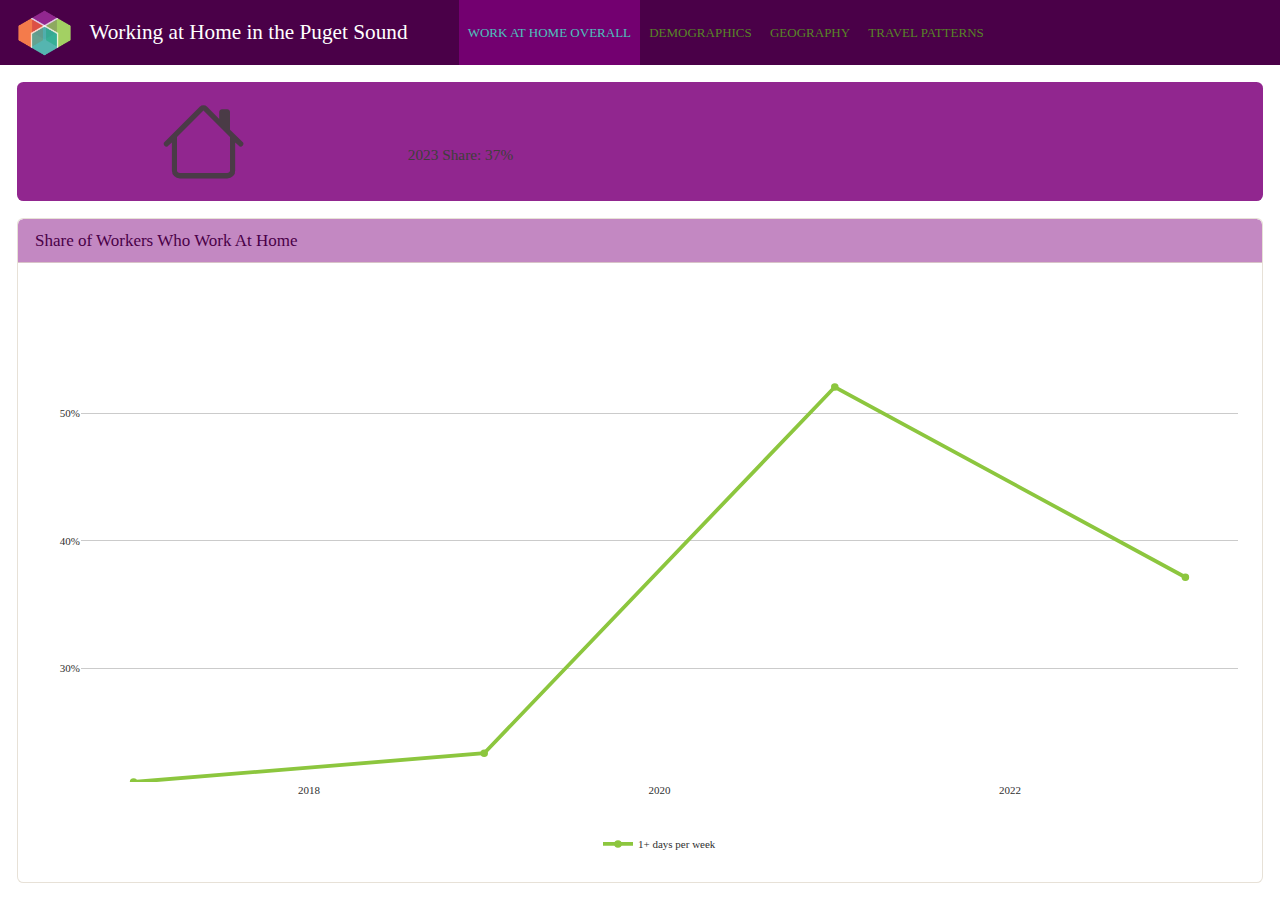
<file: work-at-home-dashboard.html>
<!DOCTYPE html>
<html xmlns="http://www.w3.org/1999/xhtml" lang="en" xml:lang="en"><head>

<meta charset="utf-8">
<meta name="generator" content="quarto-1.5.56">

<meta name="viewport" content="width=device-width, initial-scale=1.0, user-scalable=yes">


<title>Working at Home in the Puget Sound</title>
<style>
code{white-space: pre-wrap;}
span.smallcaps{font-variant: small-caps;}
div.columns{display: flex; gap: min(4vw, 1.5em);}
div.column{flex: auto; overflow-x: auto;}
div.hanging-indent{margin-left: 1.5em; text-indent: -1.5em;}
ul.task-list{list-style: none;}
ul.task-list li input[type="checkbox"] {
  width: 0.8em;
  margin: 0 0.8em 0.2em -1em; /* quarto-specific, see https://github.com/quarto-dev/quarto-cli/issues/4556 */ 
  vertical-align: middle;
}
</style>


<script src="work-at-home-dashboard_files/libs/clipboard/clipboard.min.js"></script>
<script src="work-at-home-dashboard_files/libs/quarto-html/quarto.js"></script>
<script src="work-at-home-dashboard_files/libs/quarto-html/popper.min.js"></script>
<script src="work-at-home-dashboard_files/libs/quarto-html/tippy.umd.min.js"></script>
<script src="work-at-home-dashboard_files/libs/quarto-html/anchor.min.js"></script>
<link href="work-at-home-dashboard_files/libs/quarto-html/tippy.css" rel="stylesheet">
<link href="work-at-home-dashboard_files/libs/quarto-html/quarto-syntax-highlighting.css" rel="stylesheet" id="quarto-text-highlighting-styles">
<script src="work-at-home-dashboard_files/libs/bootstrap/bootstrap.min.js"></script>
<link href="work-at-home-dashboard_files/libs/bootstrap/bootstrap-icons.css" rel="stylesheet">
<link href="work-at-home-dashboard_files/libs/bootstrap/bootstrap.min.css" rel="stylesheet" id="quarto-bootstrap" data-mode="light">
<script src="work-at-home-dashboard_files/libs/quarto-dashboard/quarto-dashboard.js"></script>
<script src="work-at-home-dashboard_files/libs/quarto-dashboard/stickythead.js"></script>
<script src="work-at-home-dashboard_files/libs/quarto-dashboard/datatables.min.js" kdttablesentinel="true"></script>
<script src="work-at-home-dashboard_files/libs/quarto-dashboard/pdfmake.min.js" kdttablesentinel="true"></script>
<script src="work-at-home-dashboard_files/libs/quarto-dashboard/vfs_fonts.js" kdttablesentinel="true"></script>
<script src="work-at-home-dashboard_files/libs/quarto-dashboard/web-components.js" type="module"></script>
<script src="work-at-home-dashboard_files/libs/quarto-dashboard/components.js"></script>
<link href="work-at-home-dashboard_files/libs/quarto-dashboard/datatables.min.css" rel="stylesheet" kdttablesentinel="true">
<link href="work-at-home-dashboard_files/libs/htmltools-fill-0.5.8.1/fill.css" rel="stylesheet">

<script src="work-at-home-dashboard_files/libs/htmlwidgets-1.6.4/htmlwidgets.js"></script>

<script src="work-at-home-dashboard_files/libs/plotly-binding-4.10.4/plotly.js"></script>

<script src="work-at-home-dashboard_files/libs/typedarray-0.1/typedarray.min.js"></script>

<script src="work-at-home-dashboard_files/libs/jquery-3.5.1/jquery.min.js"></script>

<link href="work-at-home-dashboard_files/libs/crosstalk-1.2.1/css/crosstalk.min.css" rel="stylesheet">

<script src="work-at-home-dashboard_files/libs/crosstalk-1.2.1/js/crosstalk.min.js"></script>

<link href="work-at-home-dashboard_files/libs/plotly-htmlwidgets-css-2.11.1/plotly-htmlwidgets.css" rel="stylesheet">

<script src="work-at-home-dashboard_files/libs/plotly-main-2.11.1/plotly-latest.min.js"></script>



</head>

<body class="quarto-dashboard dashboard-fill fullcontent">

<header id="quarto-dashboard-header">
<nav class="navbar navbar-expand-md slim" data-bs-theme="dark">
  <div class="navbar-container container-fluid">
    <button class="navbar-toggler" type="button" data-bs-toggle="collapse" data-bs-target="#dashboard-collapse" aria-controls="dashboard-collapse" aria-expanded="false" aria-label="Toggle navigation">
      <span class="navbar-toggler-icon"></span>
    </button>    


    <div class="navbar-brand-container">       
    <a href="#"><img src="images/RegionalGem2016.png" alt="Puget Sound Regional Council Lego with 4 boxes representing the counties" class="navbar-logo d-inline-block"></a>
      <div class="navbar-title">
        <div class="navbar-title-text"><a href="#">Working at Home in the Puget Sound</a></div>
        
        
      </div>
    </div>
<div id="dashboard-collapse" class="navbar-collapse collapse"><ul class="navbar-nav navbar-nav-scroll me-auto" role="tablist"><li class="nav-item" role="presentation"><a id="tab-work-at-home-overall" class="nav-link active" data-bs-toggle="tab" role="tab" data-bs-target="#work-at-home-overall" data-scrolling="false" href="#work-at-home-overall" aria-controls="work-at-home-overall" aria-selected="true"><span class="nav-link-text">Work at Home Overall</span></a></li><li class="nav-item" role="presentation"><a id="tab-demographics" class="nav-link" data-bs-toggle="tab" role="tab" data-bs-target="#demographics" data-scrolling="false" href="#demographics" aria-controls="demographics" aria-selected="false"><span class="nav-link-text">Demographics</span></a></li><li class="nav-item" role="presentation"><a id="tab-geography" class="nav-link" data-bs-toggle="tab" role="tab" data-bs-target="#geography" data-scrolling="false" href="#geography" aria-controls="geography" aria-selected="false"><span class="nav-link-text">Geography</span></a></li><li class="nav-item" role="presentation"><a id="tab-travel-patterns" class="nav-link" data-bs-toggle="tab" role="tab" data-bs-target="#travel-patterns" data-scrolling="false" href="#travel-patterns" aria-controls="travel-patterns" aria-selected="false"><span class="nav-link-text">Travel Patterns</span></a></li></ul></div></div>
</nav>
</header>
<div class="page-layout-custom quarto-dashboard-content bslib-gap-spacing html-fill-container bslib-page-fill quarto-dashboard-pages">  

<div class="bslib-grid-item html-fill-item tab-content bslib-grid" data-layout="fill" style="display: grid; grid-template-columns: minmax(3em, 1fr);
grid-auto-rows: minmax(0, 1fr);">
<div id="work-at-home-overall" class="dashboard-page tab-pane show active html-fill-item html-fill-container" data-orientation="columns" aria-labelledby="tab-work-at-home-overall">
<div class="html-fill-item html-fill-container bslib-grid" style="display: grid; grid-template-columns: minmax(3em, 1fr);
grid-auto-rows: minmax(0, 1fr);">
<div class="html-fill-item html-fill-container bslib-grid" style="display: grid; grid-template-rows: minmax(3em, max-content) minmax(3em, 1fr); grid-auto-columns: minmax(0, 1fr);">
<div class="html-fill-item html-fill-container bslib-grid" style="display: grid; grid-template-columns: minmax(3em, 1fr);
grid-auto-rows: minmax(0, 1fr);">
<div class="card valuebox html-fill-item html-fill-container bslib-card bslib-value-box showcase-left-center" data-bslib-card-init="" data-require-bs-caller="card()" style=" background: #91268F;">
<div class="card-body html-fill-item html-fill-container">
<div class="html-fill-item html-fill-container value-box-grid">
<div class="value-box-showcase html-fill-item html-fill-container">

<i class="bi bi-house"></i></div>
<div class="value-box-area">
<p class="value-box-title">
&nbsp;
</p>
<p class="value-box-value">
<p>2023 Share: 37%</p>
</p>
</div>
</div>
</div>
<script data-bslib-card-init="">bslib.Card.initializeAllCards();</script></div>
</div>
<div class="html-fill-item html-fill-container bslib-grid" style="display: grid; grid-template-columns: minmax(3em, 1fr);
grid-auto-rows: minmax(0, 1fr);">
<div class="card cell html-fill-item html-fill-container bslib-card" data-title="Share of Workers Who Work At Home" data-bslib-card-init="" data-require-bs-caller="card()" data-full-screen="false">
<div class="card-header"><div class="card-title">Share of Workers Who Work At Home</div></div>
<div class="card-body html-fill-item html-fill-container">
<div class="cell-output-display html-fill-item html-fill-container">
<div class="plotly html-widget html-fill-item html-fill-container" id="htmlwidget-cacbee2131fcc59a121e" style="width:100%;height:406px;"></div>
<script type="application/json" data-for="htmlwidget-cacbee2131fcc59a121e">{"x":{"data":[{"x":[2017,2019,2021,2023],"y":[0.21084462264054901,0.23340185747952299,0.52052382855171297,0.37134306740661499],"text":["1+ days per week: 21%","1+ days per week: 23%","1+ days per week: 52%","1+ days per week: 37%"],"type":"scatter","mode":"lines+markers","line":{"width":3.7795275590551185,"color":"rgba(140,198,62,1)","dash":"solid"},"hoveron":"points","name":"1+ days per week","legendgroup":"1+ days per week","showlegend":true,"xaxis":"x","yaxis":"y","hoverinfo":"text","marker":{"autocolorscale":false,"color":"rgba(140,198,62,1)","opacity":1,"size":5.6692913385826778,"symbol":"circle","line":{"width":1.8897637795275593,"color":"rgba(140,198,62,1)"}},"frame":null,"hoverlabel":{"font":{"family":"Poppins","size":11,"color":"white"}}}],"layout":{"margin":{"t":27.68949771689498,"r":7.3059360730593621,"b":29.954337899543386,"l":32.876712328767127},"paper_bgcolor":"rgba(255,255,255,1)","font":{"color":"rgba(0,0,0,1)","family":"","size":14.611872146118724},"xaxis":{"domain":[0,1],"automargin":true,"type":"linear","autorange":false,"range":[2016.7,2023.3],"tickmode":"array","ticktext":["2018","2020","2022"],"tickvals":[2018,2020,2022],"categoryorder":"array","categoryarray":["2018","2020","2022"],"nticks":null,"ticks":"","tickcolor":null,"ticklen":3.6529680365296811,"tickwidth":0,"showticklabels":true,"tickfont":{"color":"#2f3030","family":"Poppins","size":11},"tickangle":-0,"showline":false,"linecolor":null,"linewidth":0,"showgrid":false,"gridcolor":null,"gridwidth":0,"zeroline":false,"anchor":"y","title":{"text":"","font":{"color":null,"family":null,"size":0}},"hoverformat":".2f"},"yaxis":{"domain":[0,1],"automargin":true,"type":"linear","autorange":false,"range":[0.21084462264054901,0.58245966973394581],"tickmode":"array","ticktext":["30%","40%","50%"],"tickvals":[0.30000000000000004,0.40000000000000002,0.5],"categoryorder":"array","categoryarray":["30%","40%","50%"],"nticks":null,"ticks":"","tickcolor":null,"ticklen":3.6529680365296811,"tickwidth":0,"showticklabels":true,"tickfont":{"color":"#2f3030","family":"Poppins","size":11},"tickangle":-0,"showline":false,"linecolor":null,"linewidth":0,"showgrid":true,"gridcolor":"rgba(203,203,203,1)","gridwidth":0.66417600664176002,"zeroline":false,"anchor":"x","title":{"text":"","font":{"color":null,"family":null,"size":0}},"hoverformat":".2f"},"shapes":[{"type":"rect","fillcolor":null,"line":{"color":null,"width":0,"linetype":[]},"yref":"paper","xref":"paper","x0":0,"x1":1,"y0":0,"y1":1}],"showlegend":true,"legend":{"bgcolor":null,"bordercolor":null,"borderwidth":0,"font":{"color":"#2f3030","family":"Poppins","size":11},"title":"","orientation":"h","xanchor":"center","xref":"container","x":0.5,"y":-0.10000000000000001,"pad":{"b":50,"t":50}},"hovermode":"x","barmode":"relative","title":{"text":""}},"config":{"doubleClick":"reset","modeBarButtonsToAdd":["hoverclosest","hovercompare"],"showSendToCloud":false},"source":"A","attrs":{"752436d64583":{"x":{},"y":{},"text":{},"colour":{},"type":"scatter"},"752461705bfe":{"x":{},"y":{},"text":{},"colour":{}}},"cur_data":"752436d64583","visdat":{"752436d64583":["function (y) ","x"],"752461705bfe":["function (y) ","x"]},"highlight":{"on":"plotly_click","persistent":false,"dynamic":false,"selectize":false,"opacityDim":0.20000000000000001,"selected":{"opacity":1},"debounce":0},"shinyEvents":["plotly_hover","plotly_click","plotly_selected","plotly_relayout","plotly_brushed","plotly_brushing","plotly_clickannotation","plotly_doubleclick","plotly_deselect","plotly_afterplot","plotly_sunburstclick"],"base_url":"https://plot.ly"},"evals":[],"jsHooks":[]}</script>
</div>
</div>
<bslib-tooltip placement="auto" bsoptions="[]" data-require-bs-version="5" data-require-bs-caller="tooltip()">
    <template>Expand</template>
    <span class="bslib-full-screen-enter badge rounded-pill">
        <svg xmlns="http://www.w3.org/2000/svg" viewbox="0 0 24 24" style="height:1em;width:1em;" aria-hidden="true" role="img"><path d="M20 5C20 4.4 19.6 4 19 4H13C12.4 4 12 3.6 12 3C12 2.4 12.4 2 13 2H21C21.6 2 22 2.4 22 3V11C22 11.6 21.6 12 21 12C20.4 12 20 11.6 20 11V5ZM4 19C4 19.6 4.4 20 5 20H11C11.6 20 12 20.4 12 21C12 21.6 11.6 22 11 22H3C2.4 22 2 21.6 2 21V13C2 12.4 2.4 12 3 12C3.6 12 4 12.4 4 13V19Z"></path></svg>
    </span>
</bslib-tooltip><script data-bslib-card-init="">bslib.Card.initializeAllCards();</script></div>
</div>
</div>
</div>
</div><div id="demographics" class="dashboard-page tab-pane grid-skip html-fill-item html-fill-container" data-orientation="columns" aria-labelledby="tab-demographics">

</div><div id="geography" class="dashboard-page tab-pane grid-skip html-fill-item html-fill-container" data-orientation="columns" aria-labelledby="tab-geography">

</div><div id="travel-patterns" class="dashboard-page tab-pane grid-skip html-fill-item html-fill-container" data-orientation="columns" aria-labelledby="tab-travel-patterns">
<div class="html-fill-item html-fill-container bslib-grid" style="display: grid; grid-template-columns: ;
grid-auto-rows: minmax(0, 1fr);">
<div id="3ade8a4a-fb1d-4a6c-8409-ac45482d5fc9" class="hidden html-fill-item html-fill-container">

</div>
</div>
</div>
</div>


<script id="quarto-html-after-body" type="application/javascript">
window.document.addEventListener("DOMContentLoaded", function (event) {
  const toggleBodyColorMode = (bsSheetEl) => {
    const mode = bsSheetEl.getAttribute("data-mode");
    const bodyEl = window.document.querySelector("body");
    if (mode === "dark") {
      bodyEl.classList.add("quarto-dark");
      bodyEl.classList.remove("quarto-light");
    } else {
      bodyEl.classList.add("quarto-light");
      bodyEl.classList.remove("quarto-dark");
    }
  }
  const toggleBodyColorPrimary = () => {
    const bsSheetEl = window.document.querySelector("link#quarto-bootstrap");
    if (bsSheetEl) {
      toggleBodyColorMode(bsSheetEl);
    }
  }
  toggleBodyColorPrimary();  
  const icon = "";
  const anchorJS = new window.AnchorJS();
  anchorJS.options = {
    placement: 'right',
    icon: icon
  };
  anchorJS.add('.anchored');
  const isCodeAnnotation = (el) => {
    for (const clz of el.classList) {
      if (clz.startsWith('code-annotation-')) {                     
        return true;
      }
    }
    return false;
  }
  const onCopySuccess = function(e) {
    // button target
    const button = e.trigger;
    // don't keep focus
    button.blur();
    // flash "checked"
    button.classList.add('code-copy-button-checked');
    var currentTitle = button.getAttribute("title");
    button.setAttribute("title", "Copied!");
    let tooltip;
    if (window.bootstrap) {
      button.setAttribute("data-bs-toggle", "tooltip");
      button.setAttribute("data-bs-placement", "left");
      button.setAttribute("data-bs-title", "Copied!");
      tooltip = new bootstrap.Tooltip(button, 
        { trigger: "manual", 
          customClass: "code-copy-button-tooltip",
          offset: [0, -8]});
      tooltip.show();    
    }
    setTimeout(function() {
      if (tooltip) {
        tooltip.hide();
        button.removeAttribute("data-bs-title");
        button.removeAttribute("data-bs-toggle");
        button.removeAttribute("data-bs-placement");
      }
      button.setAttribute("title", currentTitle);
      button.classList.remove('code-copy-button-checked');
    }, 1000);
    // clear code selection
    e.clearSelection();
  }
  const getTextToCopy = function(trigger) {
      const codeEl = trigger.previousElementSibling.cloneNode(true);
      for (const childEl of codeEl.children) {
        if (isCodeAnnotation(childEl)) {
          childEl.remove();
        }
      }
      return codeEl.innerText;
  }
  const clipboard = new window.ClipboardJS('.code-copy-button:not([data-in-quarto-modal])', {
    text: getTextToCopy
  });
  clipboard.on('success', onCopySuccess);
  if (window.document.getElementById('quarto-embedded-source-code-modal')) {
    // For code content inside modals, clipBoardJS needs to be initialized with a container option
    // TODO: Check when it could be a function (https://github.com/zenorocha/clipboard.js/issues/860)
    const clipboardModal = new window.ClipboardJS('.code-copy-button[data-in-quarto-modal]', {
      text: getTextToCopy,
      container: window.document.getElementById('quarto-embedded-source-code-modal')
    });
    clipboardModal.on('success', onCopySuccess);
  }
    var localhostRegex = new RegExp(/^(?:http|https):\/\/localhost\:?[0-9]*\//);
    var mailtoRegex = new RegExp(/^mailto:/);
      var filterRegex = new RegExp('/' + window.location.host + '/');
    var isInternal = (href) => {
        return filterRegex.test(href) || localhostRegex.test(href) || mailtoRegex.test(href);
    }
    // Inspect non-navigation links and adorn them if external
 	var links = window.document.querySelectorAll('a[href]:not(.nav-link):not(.navbar-brand):not(.toc-action):not(.sidebar-link):not(.sidebar-item-toggle):not(.pagination-link):not(.no-external):not([aria-hidden]):not(.dropdown-item):not(.quarto-navigation-tool):not(.about-link)');
    for (var i=0; i<links.length; i++) {
      const link = links[i];
      if (!isInternal(link.href)) {
        // undo the damage that might have been done by quarto-nav.js in the case of
        // links that we want to consider external
        if (link.dataset.originalHref !== undefined) {
          link.href = link.dataset.originalHref;
        }
      }
    }
  function tippyHover(el, contentFn, onTriggerFn, onUntriggerFn) {
    const config = {
      allowHTML: true,
      maxWidth: 500,
      delay: 100,
      arrow: false,
      appendTo: function(el) {
          return el.parentElement;
      },
      interactive: true,
      interactiveBorder: 10,
      theme: 'quarto',
      placement: 'bottom-start',
    };
    if (contentFn) {
      config.content = contentFn;
    }
    if (onTriggerFn) {
      config.onTrigger = onTriggerFn;
    }
    if (onUntriggerFn) {
      config.onUntrigger = onUntriggerFn;
    }
    window.tippy(el, config); 
  }
  const noterefs = window.document.querySelectorAll('a[role="doc-noteref"]');
  for (var i=0; i<noterefs.length; i++) {
    const ref = noterefs[i];
    tippyHover(ref, function() {
      // use id or data attribute instead here
      let href = ref.getAttribute('data-footnote-href') || ref.getAttribute('href');
      try { href = new URL(href).hash; } catch {}
      const id = href.replace(/^#\/?/, "");
      const note = window.document.getElementById(id);
      if (note) {
        return note.innerHTML;
      } else {
        return "";
      }
    });
  }
  const xrefs = window.document.querySelectorAll('a.quarto-xref');
  const processXRef = (id, note) => {
    // Strip column container classes
    const stripColumnClz = (el) => {
      el.classList.remove("page-full", "page-columns");
      if (el.children) {
        for (const child of el.children) {
          stripColumnClz(child);
        }
      }
    }
    stripColumnClz(note)
    if (id === null || id.startsWith('sec-')) {
      // Special case sections, only their first couple elements
      const container = document.createElement("div");
      if (note.children && note.children.length > 2) {
        container.appendChild(note.children[0].cloneNode(true));
        for (let i = 1; i < note.children.length; i++) {
          const child = note.children[i];
          if (child.tagName === "P" && child.innerText === "") {
            continue;
          } else {
            container.appendChild(child.cloneNode(true));
            break;
          }
        }
        if (window.Quarto?.typesetMath) {
          window.Quarto.typesetMath(container);
        }
        return container.innerHTML
      } else {
        if (window.Quarto?.typesetMath) {
          window.Quarto.typesetMath(note);
        }
        return note.innerHTML;
      }
    } else {
      // Remove any anchor links if they are present
      const anchorLink = note.querySelector('a.anchorjs-link');
      if (anchorLink) {
        anchorLink.remove();
      }
      if (window.Quarto?.typesetMath) {
        window.Quarto.typesetMath(note);
      }
      // TODO in 1.5, we should make sure this works without a callout special case
      if (note.classList.contains("callout")) {
        return note.outerHTML;
      } else {
        return note.innerHTML;
      }
    }
  }
  for (var i=0; i<xrefs.length; i++) {
    const xref = xrefs[i];
    tippyHover(xref, undefined, function(instance) {
      instance.disable();
      let url = xref.getAttribute('href');
      let hash = undefined; 
      if (url.startsWith('#')) {
        hash = url;
      } else {
        try { hash = new URL(url).hash; } catch {}
      }
      if (hash) {
        const id = hash.replace(/^#\/?/, "");
        const note = window.document.getElementById(id);
        if (note !== null) {
          try {
            const html = processXRef(id, note.cloneNode(true));
            instance.setContent(html);
          } finally {
            instance.enable();
            instance.show();
          }
        } else {
          // See if we can fetch this
          fetch(url.split('#')[0])
          .then(res => res.text())
          .then(html => {
            const parser = new DOMParser();
            const htmlDoc = parser.parseFromString(html, "text/html");
            const note = htmlDoc.getElementById(id);
            if (note !== null) {
              const html = processXRef(id, note);
              instance.setContent(html);
            } 
          }).finally(() => {
            instance.enable();
            instance.show();
          });
        }
      } else {
        // See if we can fetch a full url (with no hash to target)
        // This is a special case and we should probably do some content thinning / targeting
        fetch(url)
        .then(res => res.text())
        .then(html => {
          const parser = new DOMParser();
          const htmlDoc = parser.parseFromString(html, "text/html");
          const note = htmlDoc.querySelector('main.content');
          if (note !== null) {
            // This should only happen for chapter cross references
            // (since there is no id in the URL)
            // remove the first header
            if (note.children.length > 0 && note.children[0].tagName === "HEADER") {
              note.children[0].remove();
            }
            const html = processXRef(null, note);
            instance.setContent(html);
          } 
        }).finally(() => {
          instance.enable();
          instance.show();
        });
      }
    }, function(instance) {
    });
  }
      let selectedAnnoteEl;
      const selectorForAnnotation = ( cell, annotation) => {
        let cellAttr = 'data-code-cell="' + cell + '"';
        let lineAttr = 'data-code-annotation="' +  annotation + '"';
        const selector = 'span[' + cellAttr + '][' + lineAttr + ']';
        return selector;
      }
      const selectCodeLines = (annoteEl) => {
        const doc = window.document;
        const targetCell = annoteEl.getAttribute("data-target-cell");
        const targetAnnotation = annoteEl.getAttribute("data-target-annotation");
        const annoteSpan = window.document.querySelector(selectorForAnnotation(targetCell, targetAnnotation));
        const lines = annoteSpan.getAttribute("data-code-lines").split(",");
        const lineIds = lines.map((line) => {
          return targetCell + "-" + line;
        })
        let top = null;
        let height = null;
        let parent = null;
        if (lineIds.length > 0) {
            //compute the position of the single el (top and bottom and make a div)
            const el = window.document.getElementById(lineIds[0]);
            top = el.offsetTop;
            height = el.offsetHeight;
            parent = el.parentElement.parentElement;
          if (lineIds.length > 1) {
            const lastEl = window.document.getElementById(lineIds[lineIds.length - 1]);
            const bottom = lastEl.offsetTop + lastEl.offsetHeight;
            height = bottom - top;
          }
          if (top !== null && height !== null && parent !== null) {
            // cook up a div (if necessary) and position it 
            let div = window.document.getElementById("code-annotation-line-highlight");
            if (div === null) {
              div = window.document.createElement("div");
              div.setAttribute("id", "code-annotation-line-highlight");
              div.style.position = 'absolute';
              parent.appendChild(div);
            }
            div.style.top = top - 2 + "px";
            div.style.height = height + 4 + "px";
            div.style.left = 0;
            let gutterDiv = window.document.getElementById("code-annotation-line-highlight-gutter");
            if (gutterDiv === null) {
              gutterDiv = window.document.createElement("div");
              gutterDiv.setAttribute("id", "code-annotation-line-highlight-gutter");
              gutterDiv.style.position = 'absolute';
              const codeCell = window.document.getElementById(targetCell);
              const gutter = codeCell.querySelector('.code-annotation-gutter');
              gutter.appendChild(gutterDiv);
            }
            gutterDiv.style.top = top - 2 + "px";
            gutterDiv.style.height = height + 4 + "px";
          }
          selectedAnnoteEl = annoteEl;
        }
      };
      const unselectCodeLines = () => {
        const elementsIds = ["code-annotation-line-highlight", "code-annotation-line-highlight-gutter"];
        elementsIds.forEach((elId) => {
          const div = window.document.getElementById(elId);
          if (div) {
            div.remove();
          }
        });
        selectedAnnoteEl = undefined;
      };
        // Handle positioning of the toggle
    window.addEventListener(
      "resize",
      throttle(() => {
        elRect = undefined;
        if (selectedAnnoteEl) {
          selectCodeLines(selectedAnnoteEl);
        }
      }, 10)
    );
    function throttle(fn, ms) {
    let throttle = false;
    let timer;
      return (...args) => {
        if(!throttle) { // first call gets through
            fn.apply(this, args);
            throttle = true;
        } else { // all the others get throttled
            if(timer) clearTimeout(timer); // cancel #2
            timer = setTimeout(() => {
              fn.apply(this, args);
              timer = throttle = false;
            }, ms);
        }
      };
    }
      // Attach click handler to the DT
      const annoteDls = window.document.querySelectorAll('dt[data-target-cell]');
      for (const annoteDlNode of annoteDls) {
        annoteDlNode.addEventListener('click', (event) => {
          const clickedEl = event.target;
          if (clickedEl !== selectedAnnoteEl) {
            unselectCodeLines();
            const activeEl = window.document.querySelector('dt[data-target-cell].code-annotation-active');
            if (activeEl) {
              activeEl.classList.remove('code-annotation-active');
            }
            selectCodeLines(clickedEl);
            clickedEl.classList.add('code-annotation-active');
          } else {
            // Unselect the line
            unselectCodeLines();
            clickedEl.classList.remove('code-annotation-active');
          }
        });
      }
  const findCites = (el) => {
    const parentEl = el.parentElement;
    if (parentEl) {
      const cites = parentEl.dataset.cites;
      if (cites) {
        return {
          el,
          cites: cites.split(' ')
        };
      } else {
        return findCites(el.parentElement)
      }
    } else {
      return undefined;
    }
  };
  var bibliorefs = window.document.querySelectorAll('a[role="doc-biblioref"]');
  for (var i=0; i<bibliorefs.length; i++) {
    const ref = bibliorefs[i];
    const citeInfo = findCites(ref);
    if (citeInfo) {
      tippyHover(citeInfo.el, function() {
        var popup = window.document.createElement('div');
        citeInfo.cites.forEach(function(cite) {
          var citeDiv = window.document.createElement('div');
          citeDiv.classList.add('hanging-indent');
          citeDiv.classList.add('csl-entry');
          var biblioDiv = window.document.getElementById('ref-' + cite);
          if (biblioDiv) {
            citeDiv.innerHTML = biblioDiv.innerHTML;
          }
          popup.appendChild(citeDiv);
        });
        return popup.innerHTML;
      });
    }
  }
});
</script>
</div> <!-- /container fluid -->

<script type="application/javascript">
window.document.addEventListener("DOMContentLoaded", function (_event) {
  if (window.bslib.Card) {
    window.bslib.Card.initializeAllCards();
  }
}); 
</script>
  



</body></html>
</file>
<file: work-at-home-dashboard_files/libs/quarto-html/tippy.css>
.tippy-box[data-animation=fade][data-state=hidden]{opacity:0}[data-tippy-root]{max-width:calc(100vw - 10px)}.tippy-box{position:relative;background-color:#333;color:#fff;border-radius:4px;font-size:14px;line-height:1.4;white-space:normal;outline:0;transition-property:transform,visibility,opacity}.tippy-box[data-placement^=top]>.tippy-arrow{bottom:0}.tippy-box[data-placement^=top]>.tippy-arrow:before{bottom:-7px;left:0;border-width:8px 8px 0;border-top-color:initial;transform-origin:center top}.tippy-box[data-placement^=bottom]>.tippy-arrow{top:0}.tippy-box[data-placement^=bottom]>.tippy-arrow:before{top:-7px;left:0;border-width:0 8px 8px;border-bottom-color:initial;transform-origin:center bottom}.tippy-box[data-placement^=left]>.tippy-arrow{right:0}.tippy-box[data-placement^=left]>.tippy-arrow:before{border-width:8px 0 8px 8px;border-left-color:initial;right:-7px;transform-origin:center left}.tippy-box[data-placement^=right]>.tippy-arrow{left:0}.tippy-box[data-placement^=right]>.tippy-arrow:before{left:-7px;border-width:8px 8px 8px 0;border-right-color:initial;transform-origin:center right}.tippy-box[data-inertia][data-state=visible]{transition-timing-function:cubic-bezier(.54,1.5,.38,1.11)}.tippy-arrow{width:16px;height:16px;color:#333}.tippy-arrow:before{content:"";position:absolute;border-color:transparent;border-style:solid}.tippy-content{position:relative;padding:5px 9px;z-index:1}
</file>
<file: work-at-home-dashboard_files/libs/quarto-html/quarto-syntax-highlighting.css>
/* quarto syntax highlight colors */
:root {
  --quarto-hl-ot-color: #003B4F;
  --quarto-hl-at-color: #657422;
  --quarto-hl-ss-color: #20794D;
  --quarto-hl-an-color: #5E5E5E;
  --quarto-hl-fu-color: #4758AB;
  --quarto-hl-st-color: #20794D;
  --quarto-hl-cf-color: #003B4F;
  --quarto-hl-op-color: #5E5E5E;
  --quarto-hl-er-color: #AD0000;
  --quarto-hl-bn-color: #AD0000;
  --quarto-hl-al-color: #AD0000;
  --quarto-hl-va-color: #111111;
  --quarto-hl-bu-color: inherit;
  --quarto-hl-ex-color: inherit;
  --quarto-hl-pp-color: #AD0000;
  --quarto-hl-in-color: #5E5E5E;
  --quarto-hl-vs-color: #20794D;
  --quarto-hl-wa-color: #5E5E5E;
  --quarto-hl-do-color: #5E5E5E;
  --quarto-hl-im-color: #00769E;
  --quarto-hl-ch-color: #20794D;
  --quarto-hl-dt-color: #AD0000;
  --quarto-hl-fl-color: #AD0000;
  --quarto-hl-co-color: #5E5E5E;
  --quarto-hl-cv-color: #5E5E5E;
  --quarto-hl-cn-color: #8f5902;
  --quarto-hl-sc-color: #5E5E5E;
  --quarto-hl-dv-color: #AD0000;
  --quarto-hl-kw-color: #003B4F;
}

/* other quarto variables */
:root {
  --quarto-font-monospace: SFMono-Regular, Menlo, Monaco, Consolas, "Liberation Mono", "Courier New", monospace;
}

pre > code.sourceCode > span {
  color: #003B4F;
}

code span {
  color: #003B4F;
}

code.sourceCode > span {
  color: #003B4F;
}

div.sourceCode,
div.sourceCode pre.sourceCode {
  color: #003B4F;
}

code span.ot {
  color: #003B4F;
  font-style: inherit;
}

code span.at {
  color: #657422;
  font-style: inherit;
}

code span.ss {
  color: #20794D;
  font-style: inherit;
}

code span.an {
  color: #5E5E5E;
  font-style: inherit;
}

code span.fu {
  color: #4758AB;
  font-style: inherit;
}

code span.st {
  color: #20794D;
  font-style: inherit;
}

code span.cf {
  color: #003B4F;
  font-weight: bold;
  font-style: inherit;
}

code span.op {
  color: #5E5E5E;
  font-style: inherit;
}

code span.er {
  color: #AD0000;
  font-style: inherit;
}

code span.bn {
  color: #AD0000;
  font-style: inherit;
}

code span.al {
  color: #AD0000;
  font-style: inherit;
}

code span.va {
  color: #111111;
  font-style: inherit;
}

code span.bu {
  font-style: inherit;
}

code span.ex {
  font-style: inherit;
}

code span.pp {
  color: #AD0000;
  font-style: inherit;
}

code span.in {
  color: #5E5E5E;
  font-style: inherit;
}

code span.vs {
  color: #20794D;
  font-style: inherit;
}

code span.wa {
  color: #5E5E5E;
  font-style: italic;
}

code span.do {
  color: #5E5E5E;
  font-style: italic;
}

code span.im {
  color: #00769E;
  font-style: inherit;
}

code span.ch {
  color: #20794D;
  font-style: inherit;
}

code span.dt {
  color: #AD0000;
  font-style: inherit;
}

code span.fl {
  color: #AD0000;
  font-style: inherit;
}

code span.co {
  color: #5E5E5E;
  font-style: inherit;
}

code span.cv {
  color: #5E5E5E;
  font-style: italic;
}

code span.cn {
  color: #8f5902;
  font-style: inherit;
}

code span.sc {
  color: #5E5E5E;
  font-style: inherit;
}

code span.dv {
  color: #AD0000;
  font-style: inherit;
}

code span.kw {
  color: #003B4F;
  font-weight: bold;
  font-style: inherit;
}

.prevent-inlining {
  content: "</";
}

/*# sourceMappingURL=debc5d5d77c3f9108843748ff7464032.css.map */
</file>
<file: work-at-home-dashboard_files/libs/htmltools-fill-0.5.8.1/fill.css>
@layer htmltools {
  .html-fill-container {
    display: flex;
    flex-direction: column;
    /* Prevent the container from expanding vertically or horizontally beyond its
    parent's constraints. */
    min-height: 0;
    min-width: 0;
  }
  .html-fill-container > .html-fill-item {
    /* Fill items can grow and shrink freely within
    available vertical space in fillable container */
    flex: 1 1 auto;
    min-height: 0;
    min-width: 0;
  }
  .html-fill-container > :not(.html-fill-item) {
    /* Prevent shrinking or growing of non-fill items */
    flex: 0 0 auto;
  }
}
</file>
<file: work-at-home-dashboard_files/libs/plotly-htmlwidgets-css-2.11.1/plotly-htmlwidgets.css>
/*
just here so that plotly works
correctly with ioslides.
see https://github.com/ropensci/plotly/issues/463
*/

slide:not(.current) .plotly.html-widget{
  display: none;
}
</file>
<file: docs/work-at-home-dashboard_files/libs/quarto-html/tippy.css>
.tippy-box[data-animation=fade][data-state=hidden]{opacity:0}[data-tippy-root]{max-width:calc(100vw - 10px)}.tippy-box{position:relative;background-color:#333;color:#fff;border-radius:4px;font-size:14px;line-height:1.4;white-space:normal;outline:0;transition-property:transform,visibility,opacity}.tippy-box[data-placement^=top]>.tippy-arrow{bottom:0}.tippy-box[data-placement^=top]>.tippy-arrow:before{bottom:-7px;left:0;border-width:8px 8px 0;border-top-color:initial;transform-origin:center top}.tippy-box[data-placement^=bottom]>.tippy-arrow{top:0}.tippy-box[data-placement^=bottom]>.tippy-arrow:before{top:-7px;left:0;border-width:0 8px 8px;border-bottom-color:initial;transform-origin:center bottom}.tippy-box[data-placement^=left]>.tippy-arrow{right:0}.tippy-box[data-placement^=left]>.tippy-arrow:before{border-width:8px 0 8px 8px;border-left-color:initial;right:-7px;transform-origin:center left}.tippy-box[data-placement^=right]>.tippy-arrow{left:0}.tippy-box[data-placement^=right]>.tippy-arrow:before{left:-7px;border-width:8px 8px 8px 0;border-right-color:initial;transform-origin:center right}.tippy-box[data-inertia][data-state=visible]{transition-timing-function:cubic-bezier(.54,1.5,.38,1.11)}.tippy-arrow{width:16px;height:16px;color:#333}.tippy-arrow:before{content:"";position:absolute;border-color:transparent;border-style:solid}.tippy-content{position:relative;padding:5px 9px;z-index:1}
</file>
<file: docs/work-at-home-dashboard_files/libs/quarto-html/quarto-syntax-highlighting.css>
/* quarto syntax highlight colors */
:root {
  --quarto-hl-ot-color: #003B4F;
  --quarto-hl-at-color: #657422;
  --quarto-hl-ss-color: #20794D;
  --quarto-hl-an-color: #5E5E5E;
  --quarto-hl-fu-color: #4758AB;
  --quarto-hl-st-color: #20794D;
  --quarto-hl-cf-color: #003B4F;
  --quarto-hl-op-color: #5E5E5E;
  --quarto-hl-er-color: #AD0000;
  --quarto-hl-bn-color: #AD0000;
  --quarto-hl-al-color: #AD0000;
  --quarto-hl-va-color: #111111;
  --quarto-hl-bu-color: inherit;
  --quarto-hl-ex-color: inherit;
  --quarto-hl-pp-color: #AD0000;
  --quarto-hl-in-color: #5E5E5E;
  --quarto-hl-vs-color: #20794D;
  --quarto-hl-wa-color: #5E5E5E;
  --quarto-hl-do-color: #5E5E5E;
  --quarto-hl-im-color: #00769E;
  --quarto-hl-ch-color: #20794D;
  --quarto-hl-dt-color: #AD0000;
  --quarto-hl-fl-color: #AD0000;
  --quarto-hl-co-color: #5E5E5E;
  --quarto-hl-cv-color: #5E5E5E;
  --quarto-hl-cn-color: #8f5902;
  --quarto-hl-sc-color: #5E5E5E;
  --quarto-hl-dv-color: #AD0000;
  --quarto-hl-kw-color: #003B4F;
}

/* other quarto variables */
:root {
  --quarto-font-monospace: SFMono-Regular, Menlo, Monaco, Consolas, "Liberation Mono", "Courier New", monospace;
}

pre > code.sourceCode > span {
  color: #003B4F;
}

code span {
  color: #003B4F;
}

code.sourceCode > span {
  color: #003B4F;
}

div.sourceCode,
div.sourceCode pre.sourceCode {
  color: #003B4F;
}

code span.ot {
  color: #003B4F;
  font-style: inherit;
}

code span.at {
  color: #657422;
  font-style: inherit;
}

code span.ss {
  color: #20794D;
  font-style: inherit;
}

code span.an {
  color: #5E5E5E;
  font-style: inherit;
}

code span.fu {
  color: #4758AB;
  font-style: inherit;
}

code span.st {
  color: #20794D;
  font-style: inherit;
}

code span.cf {
  color: #003B4F;
  font-weight: bold;
  font-style: inherit;
}

code span.op {
  color: #5E5E5E;
  font-style: inherit;
}

code span.er {
  color: #AD0000;
  font-style: inherit;
}

code span.bn {
  color: #AD0000;
  font-style: inherit;
}

code span.al {
  color: #AD0000;
  font-style: inherit;
}

code span.va {
  color: #111111;
  font-style: inherit;
}

code span.bu {
  font-style: inherit;
}

code span.ex {
  font-style: inherit;
}

code span.pp {
  color: #AD0000;
  font-style: inherit;
}

code span.in {
  color: #5E5E5E;
  font-style: inherit;
}

code span.vs {
  color: #20794D;
  font-style: inherit;
}

code span.wa {
  color: #5E5E5E;
  font-style: italic;
}

code span.do {
  color: #5E5E5E;
  font-style: italic;
}

code span.im {
  color: #00769E;
  font-style: inherit;
}

code span.ch {
  color: #20794D;
  font-style: inherit;
}

code span.dt {
  color: #AD0000;
  font-style: inherit;
}

code span.fl {
  color: #AD0000;
  font-style: inherit;
}

code span.co {
  color: #5E5E5E;
  font-style: inherit;
}

code span.cv {
  color: #5E5E5E;
  font-style: italic;
}

code span.cn {
  color: #8f5902;
  font-style: inherit;
}

code span.sc {
  color: #5E5E5E;
  font-style: inherit;
}

code span.dv {
  color: #AD0000;
  font-style: inherit;
}

code span.kw {
  color: #003B4F;
  font-weight: bold;
  font-style: inherit;
}

.prevent-inlining {
  content: "</";
}

/*# sourceMappingURL=debc5d5d77c3f9108843748ff7464032.css.map */
</file>
<file: docs/work-at-home-dashboard_files/libs/htmltools-fill-0.5.8.1/fill.css>
@layer htmltools {
  .html-fill-container {
    display: flex;
    flex-direction: column;
    /* Prevent the container from expanding vertically or horizontally beyond its
    parent's constraints. */
    min-height: 0;
    min-width: 0;
  }
  .html-fill-container > .html-fill-item {
    /* Fill items can grow and shrink freely within
    available vertical space in fillable container */
    flex: 1 1 auto;
    min-height: 0;
    min-width: 0;
  }
  .html-fill-container > :not(.html-fill-item) {
    /* Prevent shrinking or growing of non-fill items */
    flex: 0 0 auto;
  }
}
</file>
<file: docs/work-at-home-dashboard_files/libs/plotly-htmlwidgets-css-2.11.1/plotly-htmlwidgets.css>
/*
just here so that plotly works
correctly with ioslides.
see https://github.com/ropensci/plotly/issues/463
*/

slide:not(.current) .plotly.html-widget{
  display: none;
}
</file>
<file: work-at-home-dashboard_files/libs/crosstalk-1.2.1/css/crosstalk.min.css>
.container-fluid.crosstalk-bscols{margin-left:-30px;margin-right:-30px;white-space:normal}body>.container-fluid.crosstalk-bscols{margin-left:auto;margin-right:auto}.crosstalk-input-checkboxgroup .crosstalk-options-group .crosstalk-options-column{display:inline-block;padding-right:12px;vertical-align:top}@media only screen and (max-width: 480px){.crosstalk-input-checkboxgroup .crosstalk-options-group .crosstalk-options-column{display:block;padding-right:inherit}}.crosstalk-input{margin-bottom:15px}.crosstalk-input .control-label{margin-bottom:0;vertical-align:middle}.crosstalk-input input[type="checkbox"]{margin:4px 0 0;margin-top:1px;line-height:normal}.crosstalk-input .checkbox{position:relative;display:block;margin-top:10px;margin-bottom:10px}.crosstalk-input .checkbox>label{padding-left:20px;margin-bottom:0;font-weight:400;cursor:pointer}.crosstalk-input .checkbox input[type="checkbox"],.crosstalk-input .checkbox-inline input[type="checkbox"]{position:absolute;margin-top:2px;margin-left:-20px}.crosstalk-input .checkbox+.checkbox{margin-top:-5px}.crosstalk-input .checkbox-inline{position:relative;display:inline-block;padding-left:20px;margin-bottom:0;font-weight:400;vertical-align:middle;cursor:pointer}.crosstalk-input .checkbox-inline+.checkbox-inline{margin-top:0;margin-left:10px}
</file>
<file: docs/work-at-home-dashboard_files/libs/crosstalk-1.2.1/css/crosstalk.min.css>
.container-fluid.crosstalk-bscols{margin-left:-30px;margin-right:-30px;white-space:normal}body>.container-fluid.crosstalk-bscols{margin-left:auto;margin-right:auto}.crosstalk-input-checkboxgroup .crosstalk-options-group .crosstalk-options-column{display:inline-block;padding-right:12px;vertical-align:top}@media only screen and (max-width: 480px){.crosstalk-input-checkboxgroup .crosstalk-options-group .crosstalk-options-column{display:block;padding-right:inherit}}.crosstalk-input{margin-bottom:15px}.crosstalk-input .control-label{margin-bottom:0;vertical-align:middle}.crosstalk-input input[type="checkbox"]{margin:4px 0 0;margin-top:1px;line-height:normal}.crosstalk-input .checkbox{position:relative;display:block;margin-top:10px;margin-bottom:10px}.crosstalk-input .checkbox>label{padding-left:20px;margin-bottom:0;font-weight:400;cursor:pointer}.crosstalk-input .checkbox input[type="checkbox"],.crosstalk-input .checkbox-inline input[type="checkbox"]{position:absolute;margin-top:2px;margin-left:-20px}.crosstalk-input .checkbox+.checkbox{margin-top:-5px}.crosstalk-input .checkbox-inline{position:relative;display:inline-block;padding-left:20px;margin-bottom:0;font-weight:400;vertical-align:middle;cursor:pointer}.crosstalk-input .checkbox-inline+.checkbox-inline{margin-top:0;margin-left:10px}
</file>
